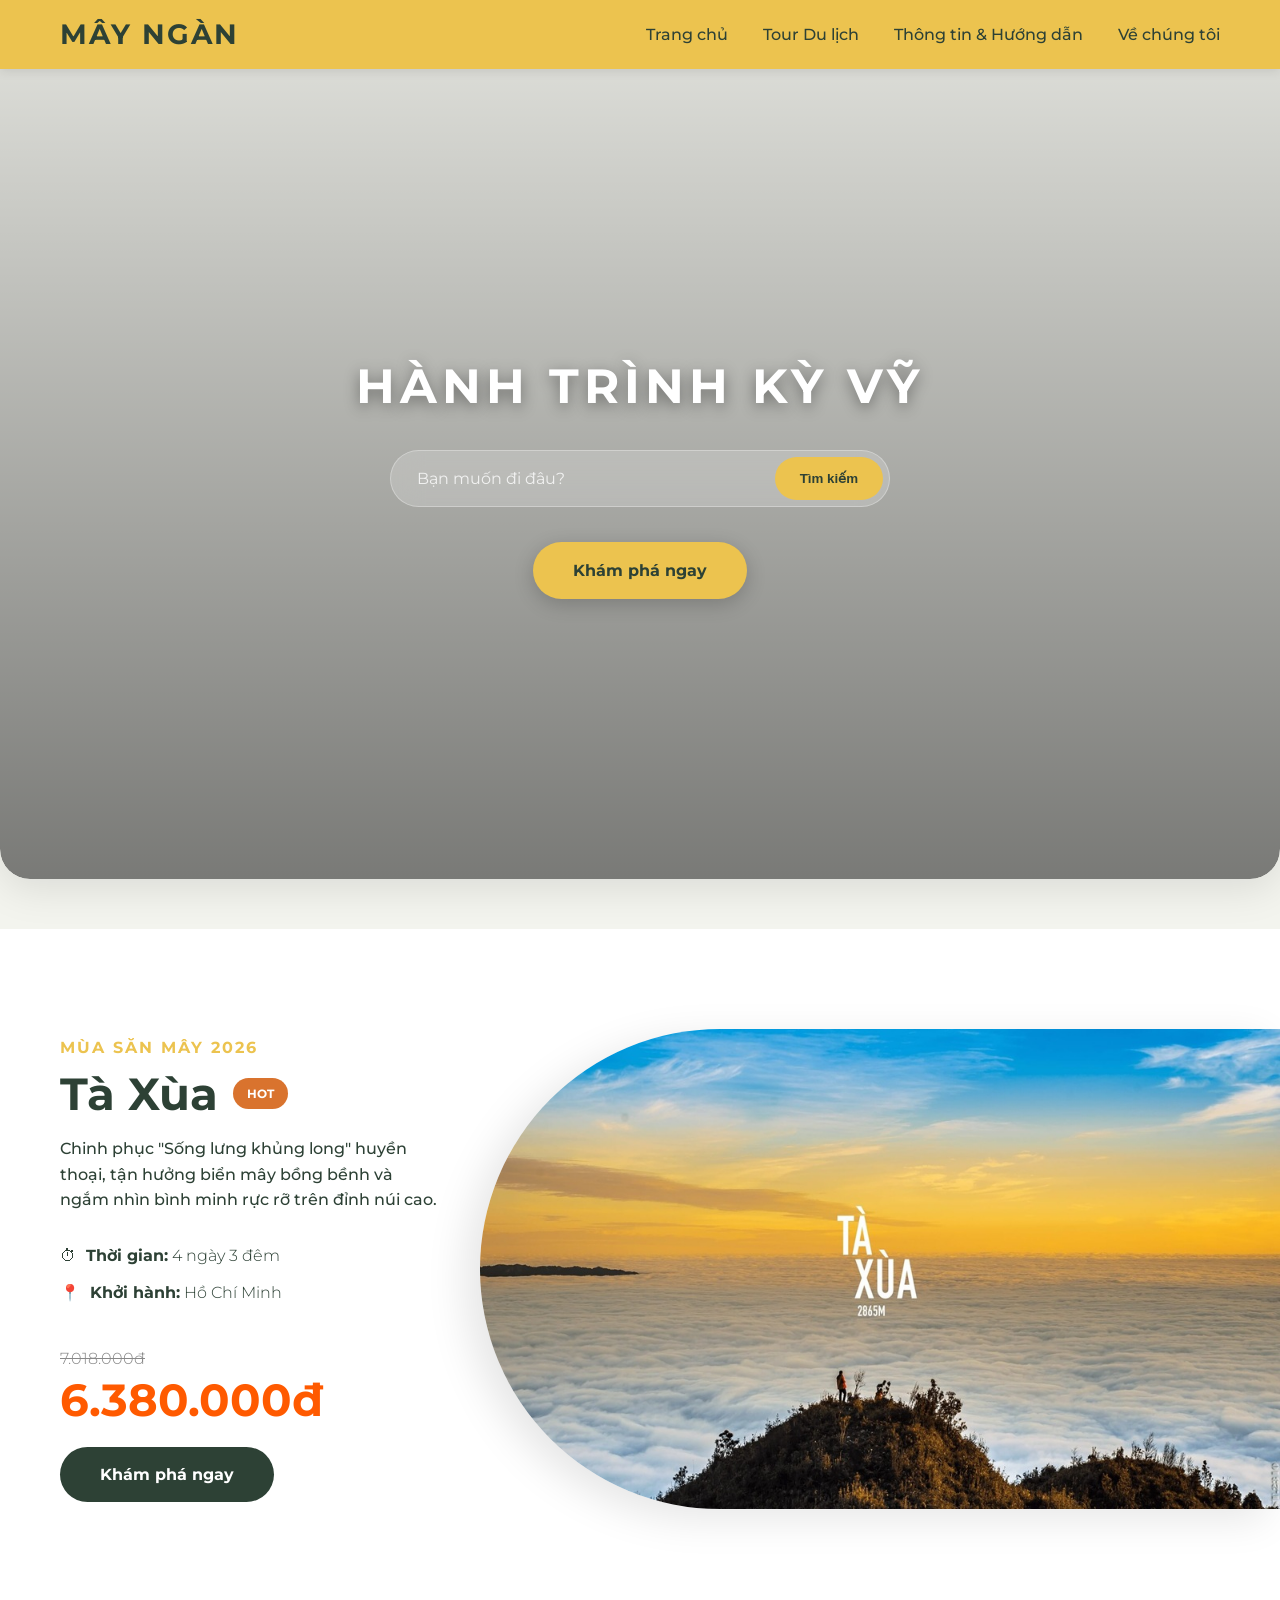
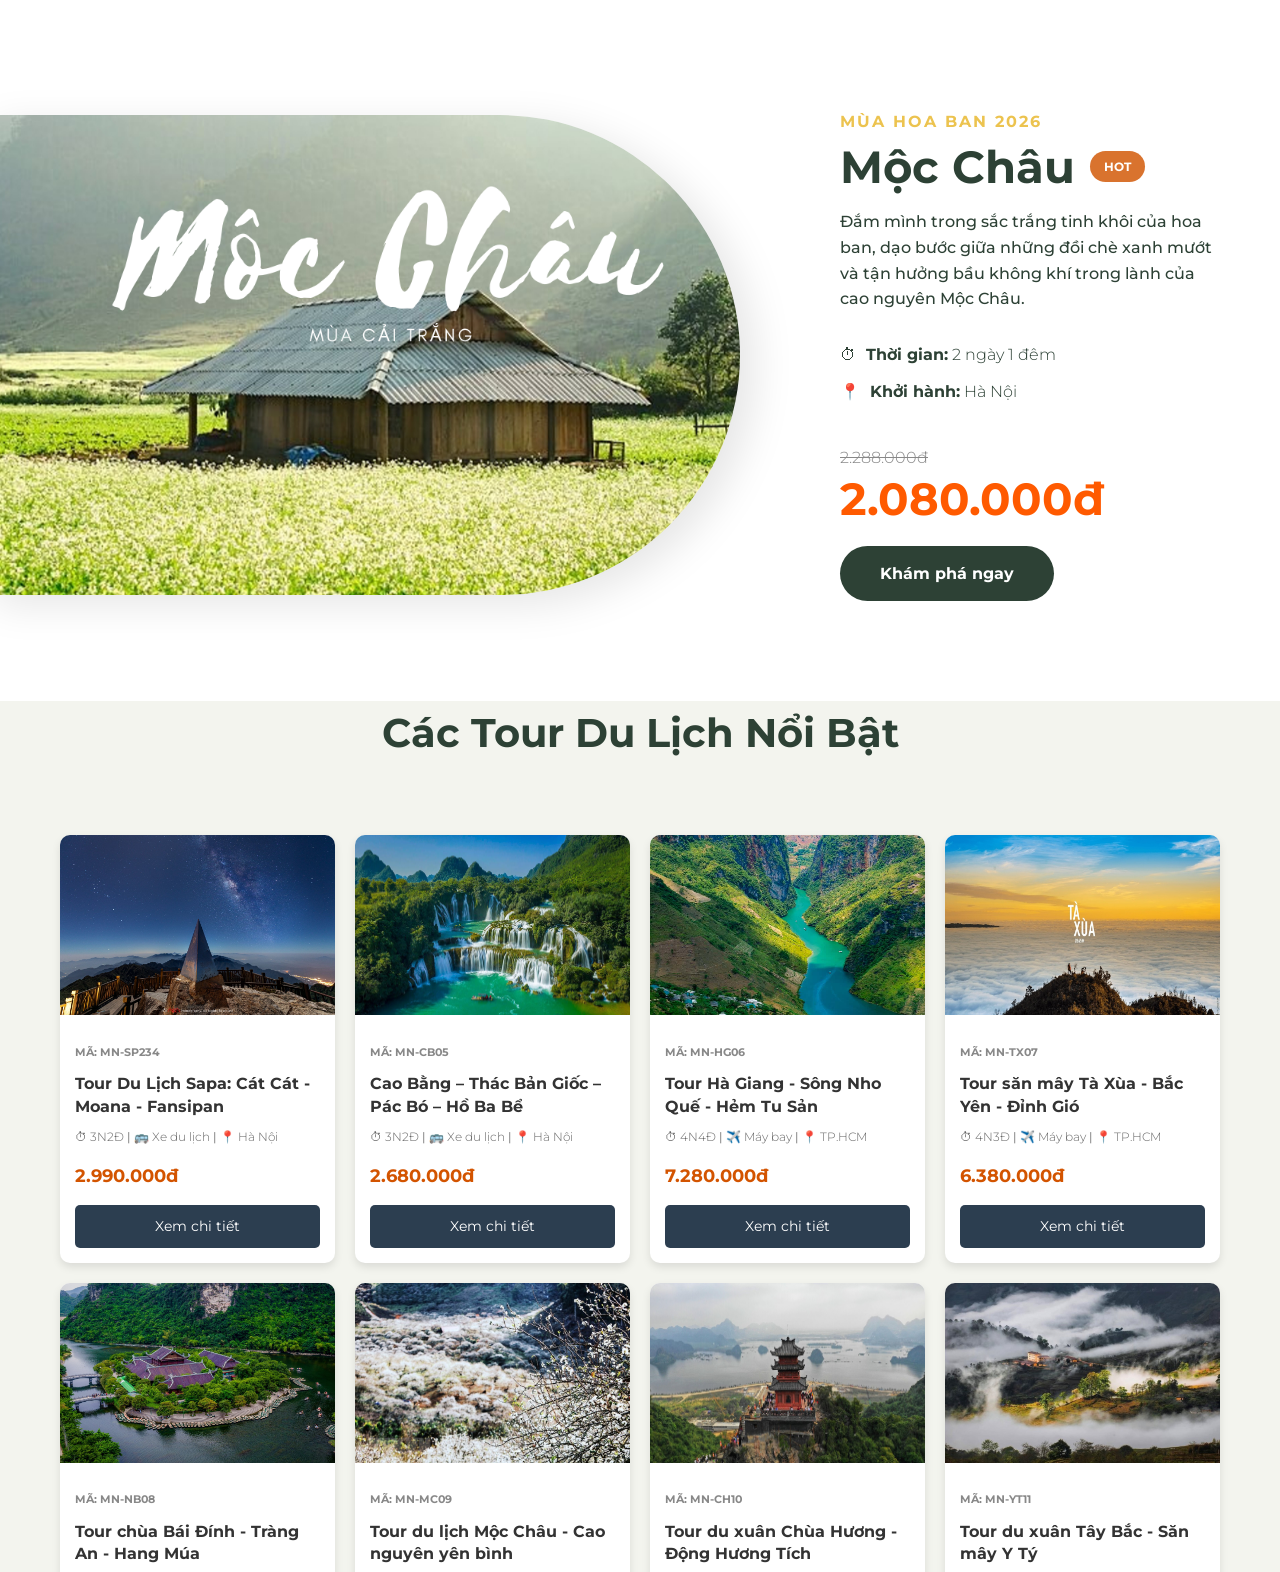
<file: index.html>
<!DOCTYPE html>
<html>
<head>
    <meta http-equiv="refresh" content="0; url=Trang chủ.html" />
</head>
<body>
    <p>Đang chuyển hướng đến trang chủ... Nếu không thấy chuyển, hãy <a href="Trang chủ.html">bấm vào đây</a>.</p>
</body>
</html>
</file>
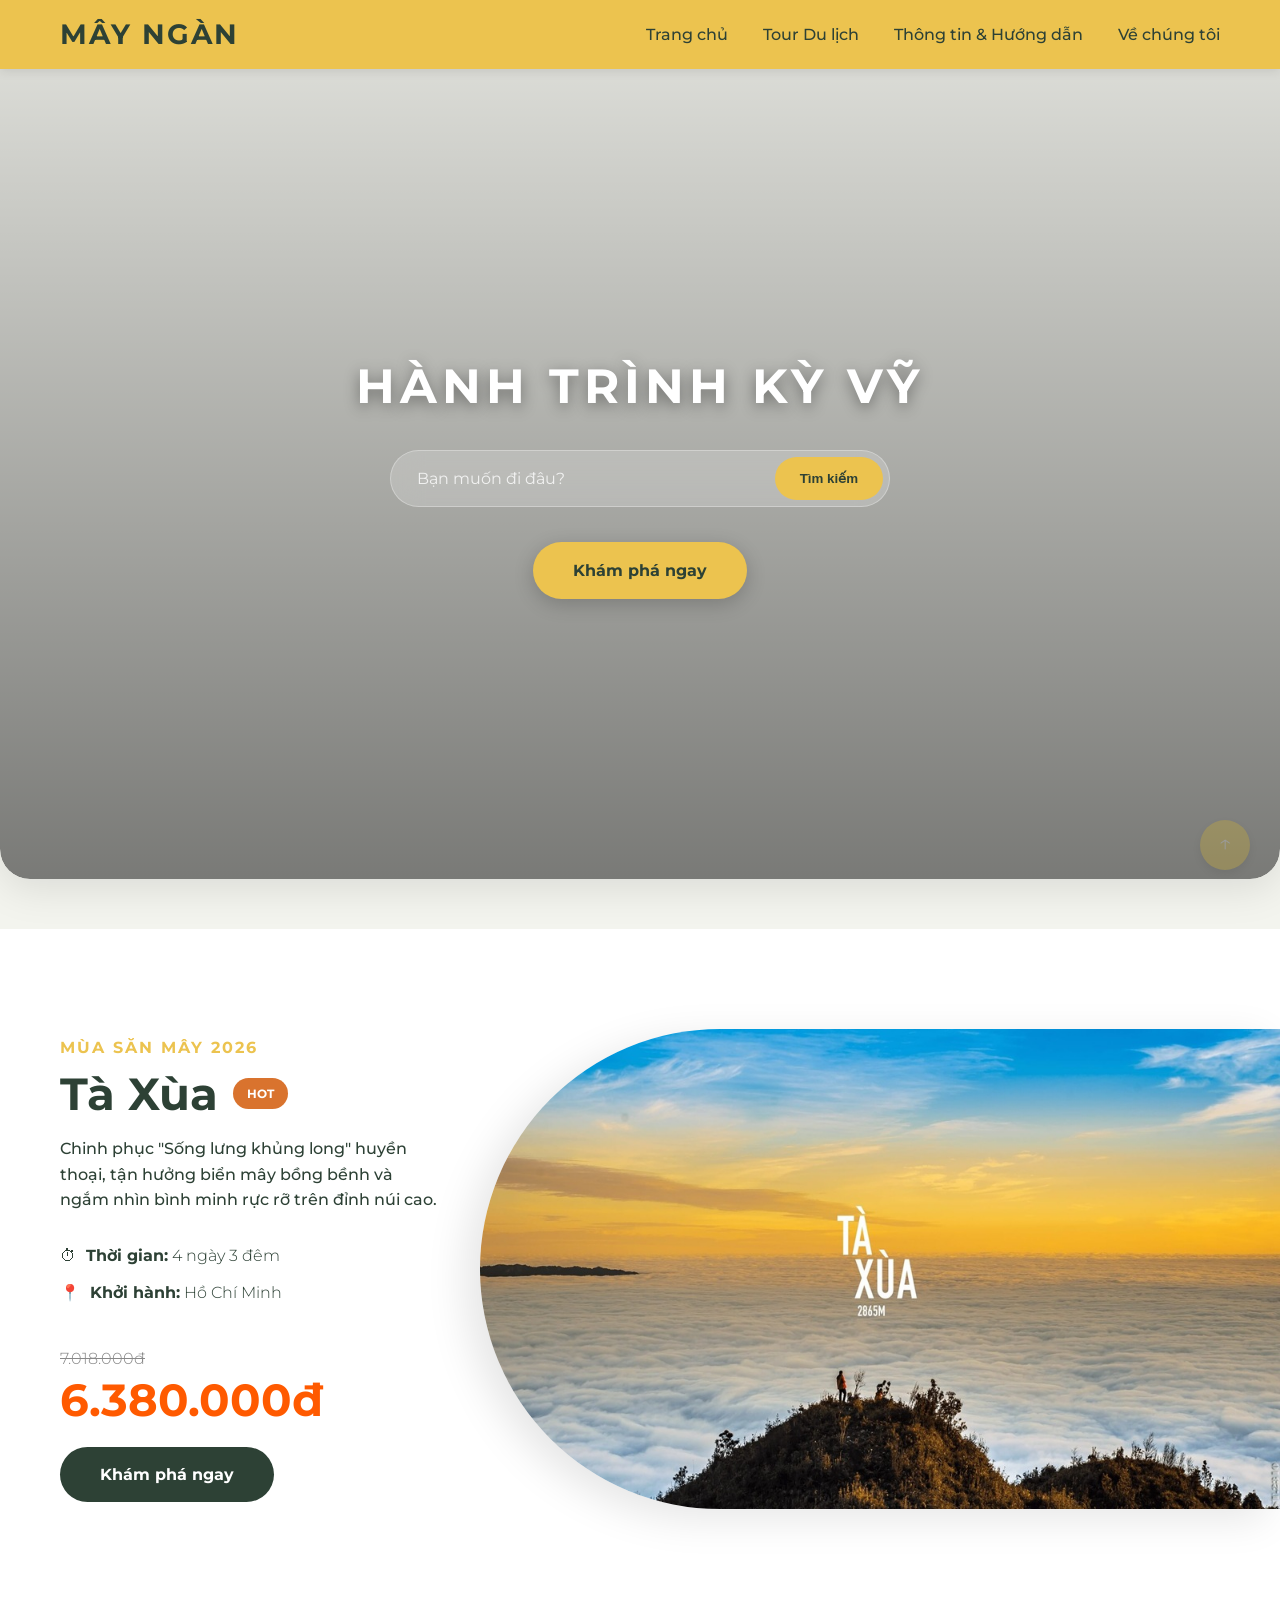
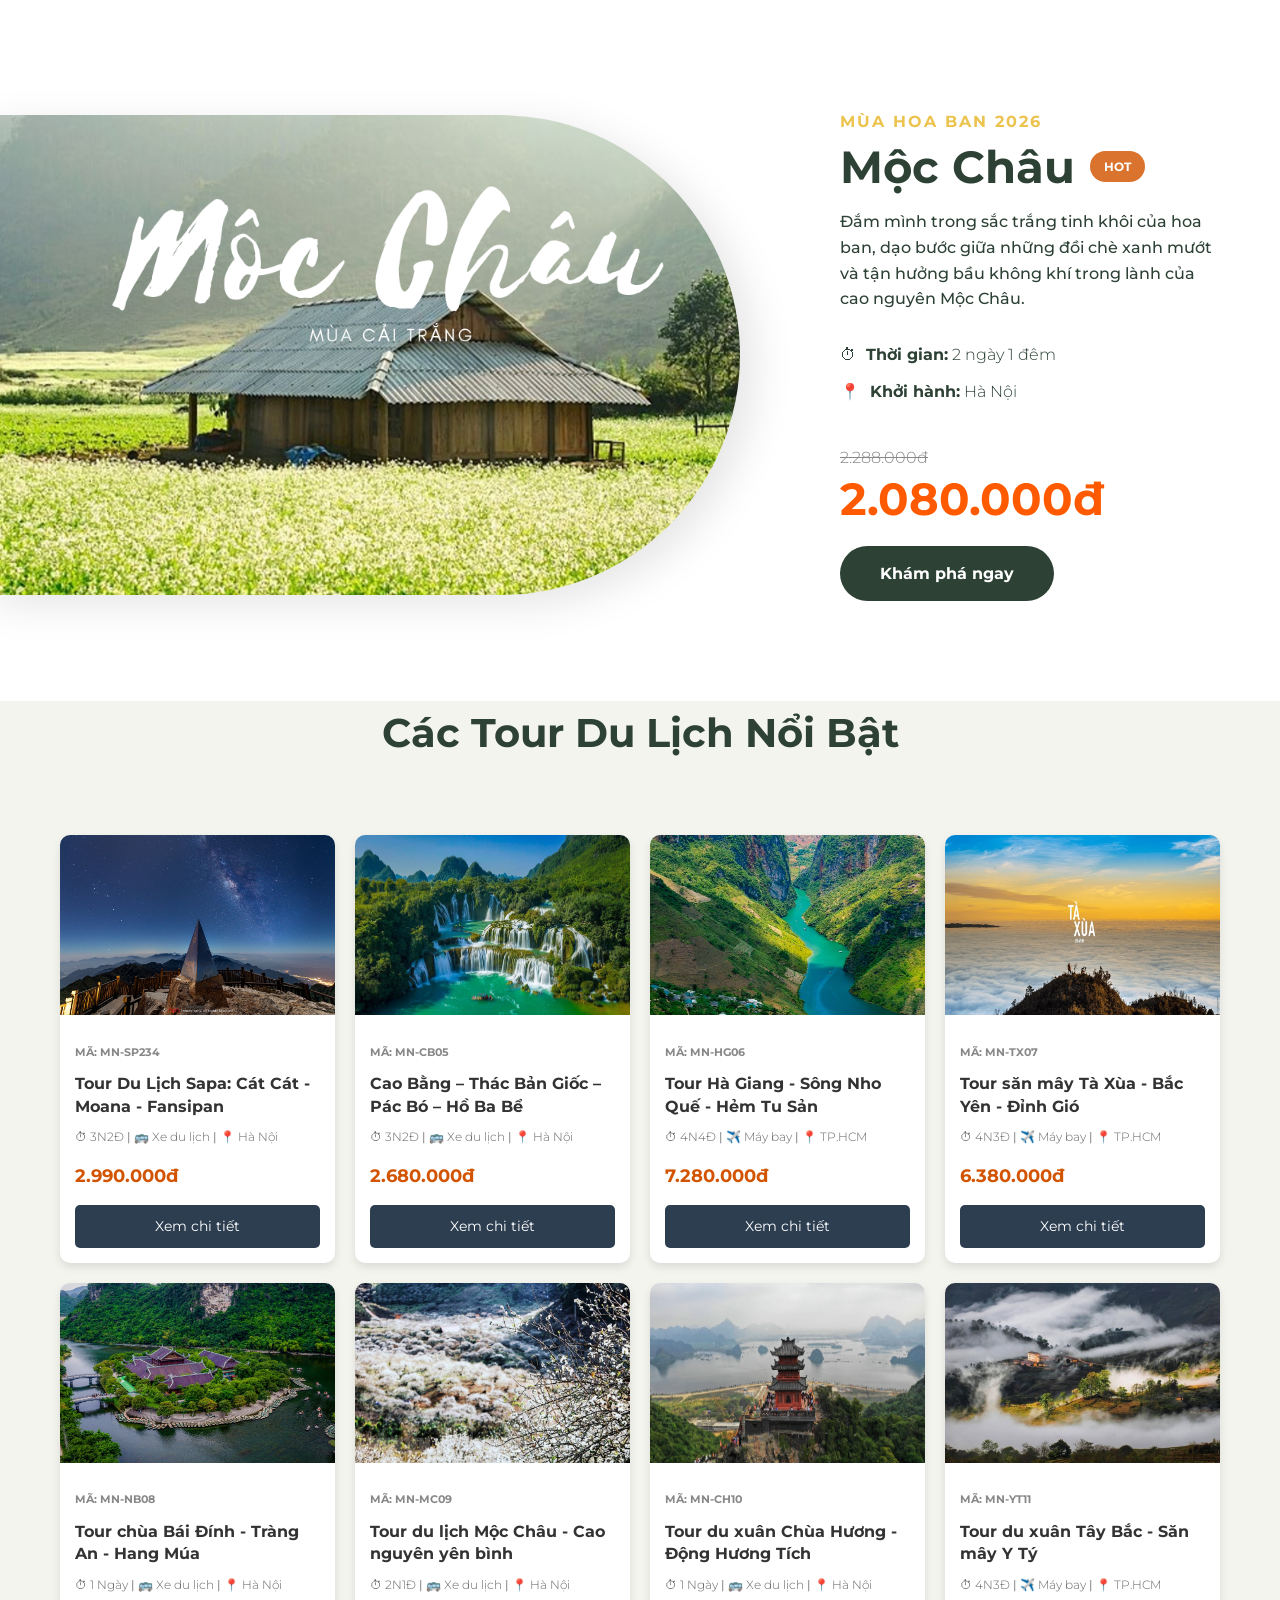
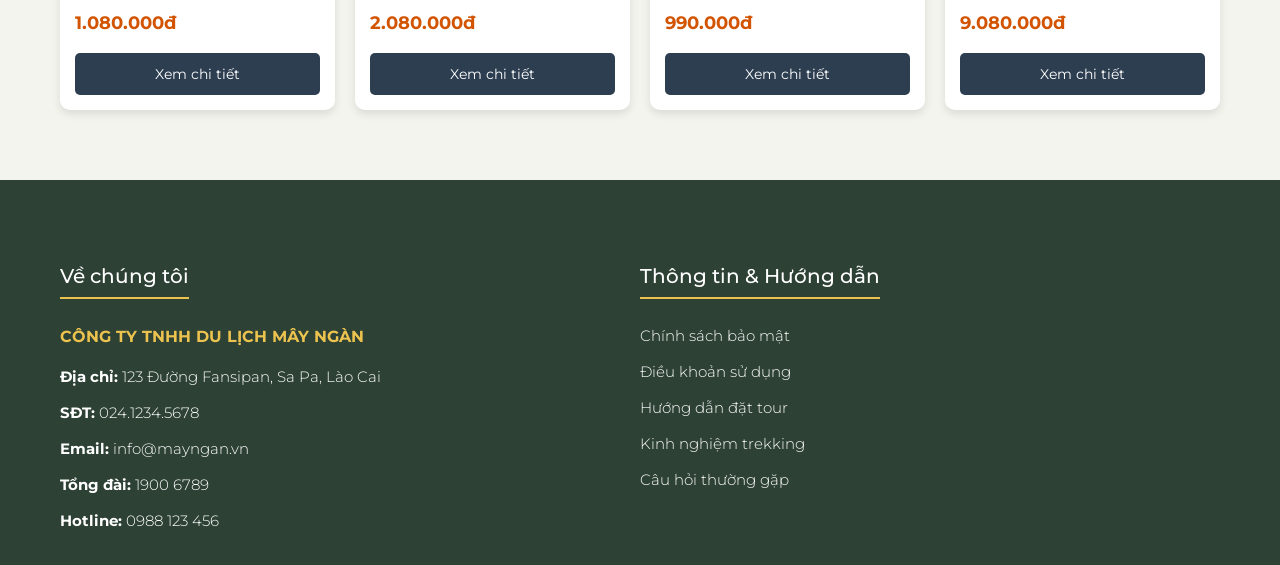
<file: Trang chủ.html>
<!DOCTYPE html>
<html lang="vi">
<head>
    <meta charset="UTF-8">
    <meta name="viewport" content="width=device-width, initial-scale=1.0">
    <title>Mây Ngàn - Hành trình vùng cao</title>
    
    <link href="https://fonts.googleapis.com/css2?family=Montserrat:wght@300;500;700&display=swap" rel="stylesheet">
    
    <link rel="stylesheet" href="Trangchu.css">
</head>
<body>

    <header class="main-header">
        <div class="header-container">
            <a href="Trang chủ.html" class="brand-link">MÂY NGÀN</a>
        
            <nav class="main-nav">
                <ul>
                    <li><a href="Trang chủ.html">Trang chủ</a></li>
                    <li><a href="Trang_Chuyên_Mục.html">Tour Du lịch</a></li>
                    <li class="dropdown">
                        <a href="#">Thông tin & Hướng dẫn</a>

                        <ul class="dropdown-menu">
                            <li><a href="chinh-sach-bao-mat.html">Chính sách bảo mật</a></li>
                            <li><a href="dieu-khoan-su-dung.html">Điều khoản sử dụng</a></li>
                            <li><a href="huong-dan-dat-tour.html">Hướng dẫn đặt tour</a></li>
                            <li><a href="kinh-nghiem-trekking.html">Kinh nghiệm trekking</a></li>
                            <li><a href="cau-hoi-thuong-gap.html">Câu hỏi thường gặp</a></li>
                        </ul>
                    </li>
                    <li class="dropdown">
                        <a href="#">Về chúng tôi</a>

                        <ul class="dropdown-menu">
                            <li><a href="#">Giới thiệu công ty</a></li>
                            <li><a href="#">Địa chỉ văn phòng</a></li>
                            <li><a href="#">Hotline hỗ trợ</a></li>
                            <li><a href="#">Liên hệ hợp tác</a></li>
                            <li><a href="#">Đội ngũ hướng dẫn viên</a></li>
                        </ul>
                    </li>

                </ul>
            </nav>
        </div>
    </header>

    <section class="hero-banner">
        <video autoplay muted loop playsinline class="bg-video">
            <source src="Video_main.mp4" type="video/mp4">
        </video>

        <div class="hero-overlay"></div>

            <div class="hero-content">
                <h1 class="hero-title">HÀNH TRÌNH KỲ VỸ</h1>
        
            <div class="search-box">
                <input type="text" placeholder="Bạn muốn đi đâu?">
                <button type="submit">Tìm kiếm</button>
            </div>

            <div class="hero-btns">
                <a href="Trang_Chuyên_Mục.html" class="btn-discover">Khám phá ngay</a>
            </div>
        </div>
    </section>

    <section class="seasonal-section">
        <div class="seasonal-container">
        
            <div class="seasonal-content">
                <span class="tag-highlight">MÙA SĂN MÂY 2026</span>
    
                <div class="kyoto-title-wrapper">
                    <h2 class="kyoto-seasonal-title">Tà Xùa</h2>
                    <span class="hot-badge-kyoto">HOT</span>
                </div>

                <p class="seasonal-desc">
                    Chinh phục "Sống lưng khủng long" huyền thoại, tận hưởng biển mây bồng bềnh 
                    và ngắm nhìn bình minh rực rỡ trên đỉnh núi cao.
                </p>
    
                <div class="tour-details">
                    <div class="detail-item">
                        <span class="icon">⏱</span>
                        <p><strong>Thời gian:</strong> 4 ngày 3 đêm</p>
                    </div>
                    <div class="detail-item">
                        <span class="icon">📍</span>
                        <p><strong>Khởi hành:</strong> Hồ Chí Minh</p>
                    </div>
                </div>

                <div class="price-stack">
                    <span class="price-old">7.018.000đ</span>
                    <span class="price-new">6.380.000đ</span>
                </div>

                <a href="#" class="btn-kyoto-discover">Khám phá ngay</a>
            </div>
            <div class=".seasonal-image-kyoto-box">
                <img src="maintaxua1.jpg" alt="Săn mây Tà Xùa" class="kyoto-image-asset">
            </div>
        </div>
    </section>

    <section class="seasonal-section section-reversed">
        <div class="seasonal-container">
            <div class="seasonal-image-kyoto-box">
                <img src="mainmocchau.png" alt="Mộc Châu mùa hoa" class="kyoto-image-asset">
            </div>

            <div class="seasonal-content">
                <span class="tag-highlight">MÙA HOA BAN 2026</span>

                <div class="kyoto-title-wrapper">
                    <h2 class="kyoto-seasonal-title">Mộc Châu</h2>
                    <span class="hot-badge-kyoto">HOT</span>
                </div>

                <p class="seasonal-desc">
                    Đắm mình trong sắc trắng tinh khôi của hoa ban, dạo bước giữa những đồi chè xanh mướt 
                    và tận hưởng bầu không khí trong lành của cao nguyên Mộc Châu.
                </p>

                <div class="tour-details-kyoto">
                    <div class="detail-item">
                        <span class="icon">⏱</span>
                        <p><strong>Thời gian:</strong> 2 ngày 1 đêm</p>
                    </div>
                    <div class="detail-item">
                        <span class="icon">📍</span>
                        <p><strong>Khởi hành:</strong> Hà Nội</p>
                    </div>
                </div>

                <div class="price-stack">
                    <span class="price-old">2.288.000đ</span>
                    <span class="price-new">2.080.000đ</span>
                </div>

                <a href="#" class="btn-kyoto-discover">Khám phá ngay</a>
            </div>
        </div>
    </section>
<div class="container">
    <h2 class="section-title">Các Tour Du Lịch Nổi Bật</h2>
<div class="tour-grid">
    <div class="tour-item">
        <div class="tour-image">
            <img src="cot-moc-fansipan.jpg" alt="Sapa"> </div>
        <div class="tour-content">
            <span class="tour-code">Mã: MN-SP234</span> <h3 class="tour-title">Tour Du Lịch Sapa: Cát Cát - Moana - Fansipan</h3>
            <div class="tour-info">
                <span>⏱ 3N2Đ</span> | <span>🚌 Xe du lịch</span> | <span>📍 Hà Nội</span>
            </div>
            <p class="tour-price">2.990.000đ</p>
           <a href="Sapa/sapa.html" class="btn-detail">Xem chi tiết</a>
        </div>
    </div>

    <div class="tour-item">
        <div class="tour-image"><img src="thac_Bản_Giốc.jpg" alt="Cao Bằng"></div>
        <div class="tour-content">
            <span class="tour-code">Mã: MN-CB05</span>
            <h3 class="tour-title">Cao Bằng – Thác Bản Giốc – Pác Bó – Hồ Ba Bể</h3>
            <div class="tour-info"><span>⏱ 3N2Đ</span> | <span>🚌 Xe du lịch</span> | <span>📍 Hà Nội</span></div>
            <p class="tour-price">2.680.000đ</p>
            <a href="Cao Bằng/caobang.html" class="btn-detail">Xem chi tiết</a>
        </div>
    </div>

    <div class="tour-item">
        <div class="tour-image"><img src="Nho-Que.jpg" alt="Hà Giang"></div>
        <div class="tour-content">
            <span class="tour-code">Mã: MN-HG06</span>
            <h3 class="tour-title">Tour Hà Giang - Sông Nho Quế - Hẻm Tu Sản</h3>
            <div class="tour-info"><span>⏱ 4N4Đ</span> | <span>✈️ Máy bay</span> | <span>📍 TP.HCM</span></div>
            <p class="tour-price">7.280.000đ</p>
            <a href="Hà Giang/hagiang.html" class="btn-detail">Xem chi tiết</a>
        </div>
    </div>

    <div class="tour-item">
        <div class="tour-image"><img src="maintaxua1.jpg" alt="Tà Xùa"></div>
        <div class="tour-content">
            <span class="tour-code">Mã: MN-TX07</span>
            <h3 class="tour-title">Tour săn mây Tà Xùa - Bắc Yên - Đỉnh Gió</h3>
            <div class="tour-info"><span>⏱ 4N3Đ</span> | <span>✈️ Máy bay</span> | <span>📍 TP.HCM</span></div>
            <p class="tour-price">6.380.000đ</p>
            <a href="Tà Xùa/taxua.html" class="btn-detail">Xem chi tiết</a>
        </div>
    </div>

    <div class="tour-item">
        <div class="tour-image"><img src="BEN-THUYEN-TRANG-AN-.jpg" alt="Ninh Bình"></div>
        <div class="tour-content">
            <span class="tour-code">Mã: MN-NB08</span>
            <h3 class="tour-title">Tour chùa Bái Đính - Tràng An - Hang Múa</h3>
            <div class="tour-info"><span>⏱ 1 Ngày</span> | <span>🚌 Xe du lịch</span> | <span>📍 Hà Nội</span></div>
            <p class="tour-price">1.080.000đ</p>
            <a href="Bái Đính/baidinh.html" class="btn-detail">Xem chi tiết</a>
        </div>
    </div>

    <div class="tour-item">
        <div class="tour-image"><img src="mocchau_1.jpg" alt="Mộc Châu"></div>
        <div class="tour-content">
            <span class="tour-code">Mã: MN-MC09</span>
            <h3 class="tour-title">Tour du lịch Mộc Châu - Cao nguyên yên bình</h3>
            <div class="tour-info"><span>⏱ 2N1Đ</span> | <span>🚌 Xe du lịch</span> | <span>📍 Hà Nội</span></div>
            <p class="tour-price">2.080.000đ</p>
            <a href="Hà Giang/hagiang.html" class="btn-detail">Xem chi tiết</a>
        </div>
    </div>

    <div class="tour-item">
        <div class="tour-image"><img src="chuahuong.jpg" alt="Chùa Hương"></div>
        <div class="tour-content">
            <span class="tour-code">Mã: MN-CH10</span>
            <h3 class="tour-title">Tour du xuân Chùa Hương - Động Hương Tích</h3>
            <div class="tour-info"><span>⏱ 1 Ngày</span> | <span>🚌 Xe du lịch</span> | <span>📍 Hà Nội</span></div>
            <p class="tour-price">990.000đ</p>
            <a href="Bái Đính/baidinh.html" class="btn-detail">Xem chi tiết</a>
        </div>
    </div>

    <div class="tour-item">
        <div class="tour-image"><img src="yty.jpg" alt="Y Tý"></div>
        <div class="tour-content">
            <span class="tour-code">Mã: MN-YT11</span>
            <h3 class="tour-title">Tour du xuân Tây Bắc - Săn mây Y Tý</h3>
            <div class="tour-info"><span>⏱ 4N3Đ</span> | <span>✈️ Máy bay</span> | <span>📍 TP.HCM</span></div>
            <p class="tour-price">9.080.000đ</p>
            <a href="Cao Bằng/caobang.html" class="btn-detail">Xem chi tiết</a>
        </div>
    </div>
</div>
</div>
    <footer class="main-footer">
        <div class="footer-container">
            <div class="footer-col">
                <h3 class="footer-title">Về chúng tôi</h3>
                <p class="company-name">CÔNG TY TNHH DU LỊCH MÂY NGÀN</p>
                <ul class="contact-info">
                    <li><strong>Địa chỉ:</strong> 123 Đường Fansipan, Sa Pa, Lào Cai</li>
                    <li><strong>SĐT:</strong> 024.1234.5678</li>
                    <li><strong>Email:</strong> info@mayngan.vn</li>
                    <li><strong>Tổng đài:</strong> 1900 6789</li>
                    <li><strong>Hotline:</strong> 0988 123 456</li>
                </ul>
            </div>

            <div class="footer-col">
                <h3 class="footer-title">Thông tin & Hướng dẫn</h3>
                <ul class="footer-links">
                    <li><a href="#">Chính sách bảo mật</a></li>
                    <li><a href="#">Điều khoản sử dụng</a></li>
                    <li><a href="#">Hướng dẫn đặt tour</a></li>
                    <li><a href="#">Kinh nghiệm trekking</a></li>
                    <li><a href="#">Câu hỏi thường gặp</a></li>
                </ul>
            </div>
    </div>

</div>

<script src="https://code.jquery.com/jquery-3.6.0.min.js"></script>

<script>
$(document).ready(function(){   
    // ==========================================
    // 1. HIỆU ỨNG SMOOTH SCROLL (Cuộn xuống Footer)
    // ==========================================
    $(".scroll-link").on('click', function(event) {
        if (this.hash !== "") {
            event.preventDefault();
            var hash = this.hash;

            $('html, body').animate({
                scrollTop: $(hash).offset().top
            }, 800); // 800ms là tốc độ cuộn
        }
    });
    // ==========================================
    // 2. HIỆU ỨNG BACK TO TOP (Cuộn lên đầu trang)
    // ==========================================
    var btnToTop = $('#back-to-top');
    // Hiển thị/Ẩn nút dựa trên vị trí cuộn chuột
    $(window).scroll(function() {
        if ($(window).scrollTop() > 300) {
            btnToTop.fadeIn(300); // Hiện nút khi cuộn xuống quá 300px
        } else {
            btnToTop.fadeOut(300); // Ẩn nút khi ở gần đầu trang
        }
    });
    // Xử lý khi click vào nút Back to Top
    btnToTop.on('click', function(e) {
        e.preventDefault();
        $('html, body').animate({scrollTop: 0}, 800); // Cuộn mượt về 0
    });
});
</script>

<div id="back-to-top" title="Về đầu trang">
    <span>&#8593;</span>
</div>

<script>
$(document).ready(function(){
    // Khi click vào thẻ <a> của menu Dropdown
    $('.dropdown > a').click(function(e){
        e.preventDefault(); // Ngăn trang web nhảy lên đầu khi ấn dấu #
        
        var parent = $(this).parent();

        // Đóng các dropdown khác đang mở
        $('.dropdown').not(parent).removeClass('show-menu');

        // Bật/Tắt menu hiện tại
        parent.toggleClass('show-menu');
    });

    // Nếu ấn ra ngoài vùng menu thì đóng menu lại
    $(document).click(function(e) {
        if (!$(e.target).closest('.dropdown').length) {
            $('.dropdown').removeClass('show-menu');
        }
    });
});
</script>

</body>
</html>
</file>
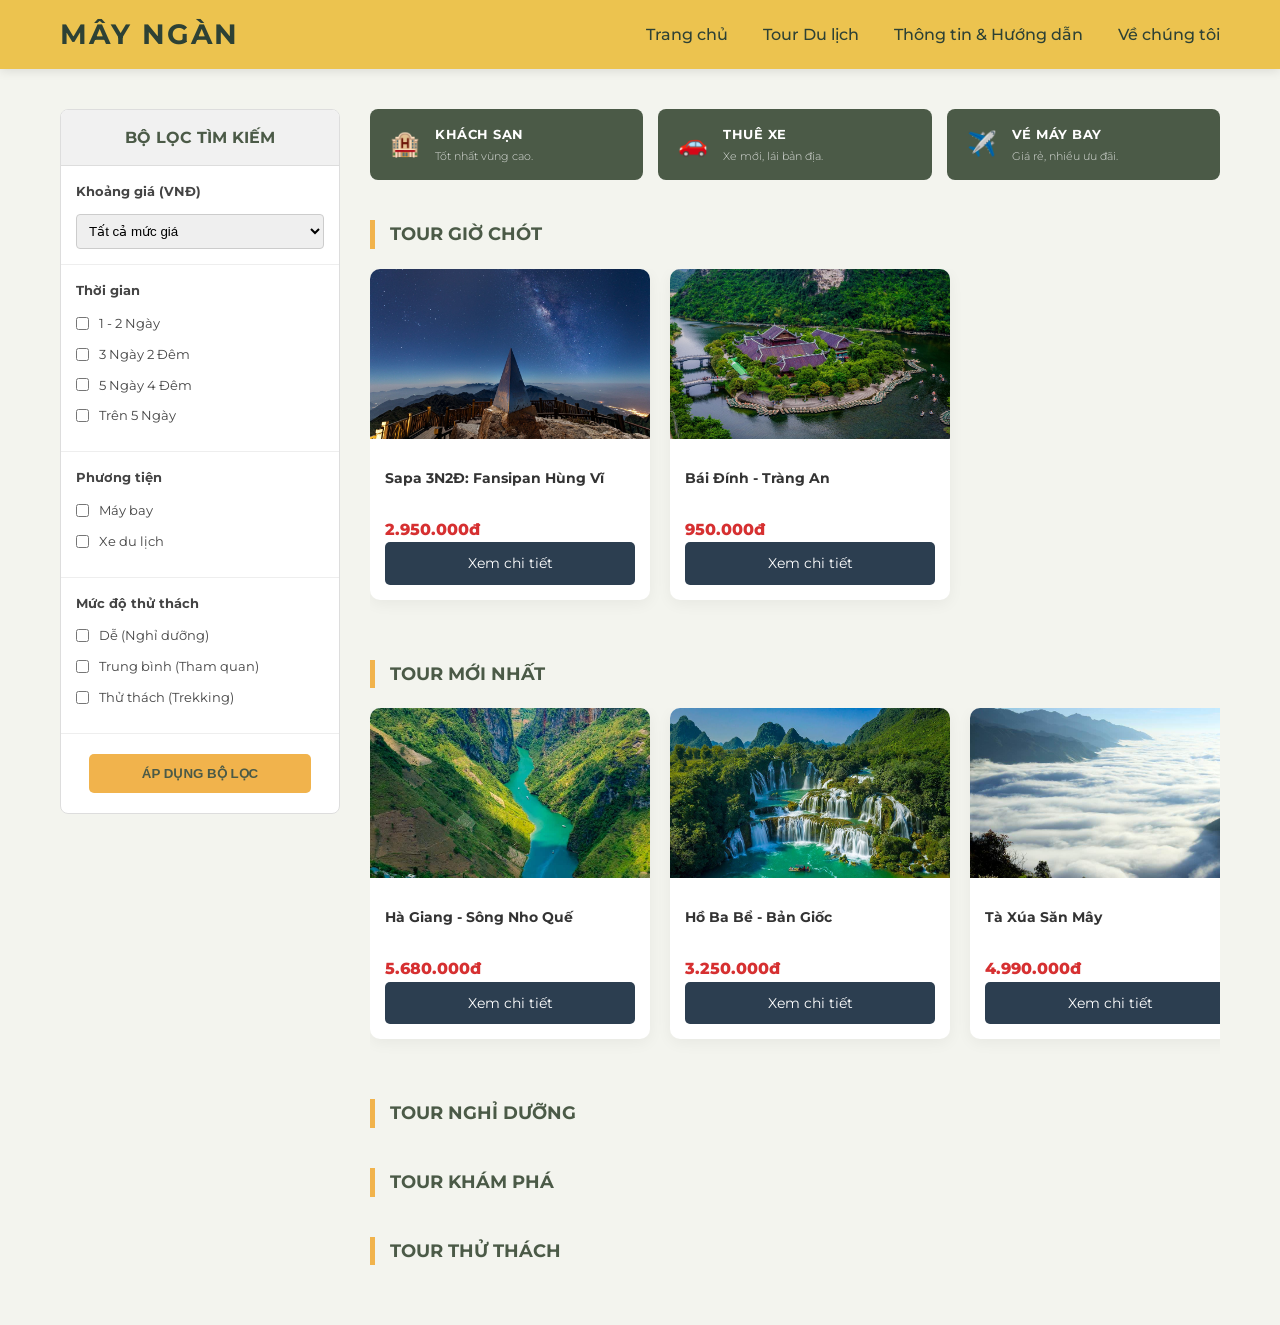
<file: Trang_Chuyên_Mục.html>
<!DOCTYPE html>
<html lang="vi">
<head>
    <meta charset="UTF-8">
    <meta name="viewport" content="width=device-width, initial-scale=1.0">
    <title>Chuyên Mục Tour - Mây Ngàn</title>
    <link rel="stylesheet" href="trangchuyenmuc.css">
    <link href="https://fonts.googleapis.com/css2?family=Montserrat:wght@400;600;700&display=swap" rel="stylesheet">
</head>

<body>
<header class="main-header">
    <div class="header-container">
        <a href="Trang chủ.html" class="brand-link">MÂY NGÀN</a>
    
        <nav class="main-nav">
            <ul>
                <li><a href="Trang chủ.html">Trang chủ</a></li>
                
                <li><a href="Trang_Chuyên_Mục.html">Tour Du lịch</a></li>
                
                <li><a href="Thong-tin.html">Thông tin & Hướng dẫn</a></li>
                
                <li><a href="Ve-chung-toi.html">Về chúng tôi</a></li>
            </ul>
        </nav>
    </div>
</header>

    <div class="main-wrapper">
        
        <aside class="sidebar">
            <div class="filter-box">
                <div class="filter-header">BỘ LỌC TÌM KIẾM</div>
                
                <div class="filter-group">
                    <label>Khoảng giá (VNĐ)</label>
                    <select class="custom-select">
                        <option>Tất cả mức giá</option>
                        <option>Dưới 2.000.000đ</option>
                        <option>2 - 5 triệu</option>
                        <option>Trên 5 triệu</option>
                    </select>
                </div>

                <div class="filter-group">
                    <label>Thời gian</label>
                    <div class="checkbox-list">
                        <label><input type="checkbox"> 1 - 2 Ngày</label>
                        <label><input type="checkbox"> 3 Ngày 2 Đêm</label>
                        <label><input type="checkbox"> 5 Ngày 4 Đêm</label>
                        <label><input type="checkbox"> Trên 5 Ngày</label>
                    </div>
                </div>

                <div class="filter-group">
                    <label>Phương tiện</label>
                    <div class="checkbox-list">
                        <label><input type="checkbox"> Máy bay</label>
                        <label><input type="checkbox"> Xe du lịch</label>
                    </div>
                </div>

                <div class="filter-group">
                    <label>Mức độ thử thách</label>
                    <div class="checkbox-list">
                        <label><input type="checkbox"> Dễ (Nghỉ dưỡng)</label>
                        <label><input type="checkbox"> Trung bình (Tham quan)</label>
                        <label><input type="checkbox"> Thử thách (Trekking)</label>
                    </div>
                </div>

                <button class="btn-filter">ÁP DỤNG BỘ LỌC</button>
            </div>
        </aside>

        <main class="content-area">
            
            <section class="service-blocks">
                <div class="s-card">
                    <div class="s-icon">🏨</div>
                    <div class="s-info"><h4>KHÁCH SẠN</h4><p>Tốt nhất vùng cao.</p></div>
                </div>
                <div class="s-card">
                    <div class="s-icon">🚗</div>
                    <div class="s-info"><h4>THUÊ XE</h4><p>Xe mới, lái bản địa.</p></div>
                </div>
                <div class="s-card">
                    <div class="s-icon">✈️</div>
                    <div class="s-info"><h4>VÉ MÁY BAY</h4><p>Giá rẻ, nhiều ưu đãi.</p></div>
                </div>
            </section>

            <section class="tour-section">
                <h2 class="section-title">TOUR GIỜ CHÓT</h2>
                <div class="slider-container">
                    <div class="tour-slider">
                        <article class="tour-card">
                            <img src="cot-moc-fansipan.jpg" alt="Chinh phục Fansipan">
                            <div class="card-info">
                                <h3><a href="https://bestbooking.vn/tour/tour-du-lich-sapa-3n2d">Sapa 3N2Đ: Fansipan Hùng Vĩ</a></h3>
                                <p class="price">2.950.000đ</p>
                                 <a href="Sapa/sapa.html" class="btn-detail">Xem chi tiết</a>
                            </div>
                        </article>
                        <article class="tour-card">
                            <img src="BEN-THUYEN-TRANG-AN-.jpg" alt="Tràng An">
                            <div class="card-info">
                                <h3><a href="https://pystravel.vn/tour/8-tour-du-lich-chua-bai-dinh-trang-an-hang-mua.html">Bái Đính - Tràng An</a></h3>
                                <p class="price">950.000đ</p>
                                <a href="Bái Đính/baidinh.html" class="btn-detail">Xem chi tiết</a>
                            </div>
                        </article>
                    </div>
                </div>
            </section>

            <section class="tour-section">
                <h2 class="section-title">TOUR MỚI NHẤT</h2>
                <div class="slider-container">
                    <div class="tour-slider">
                        <article class="tour-card">
                            <img src="Nho-Que.jpg" alt="Nho Quế-Hà Giang">
                            <div class="card-info">
                                <h3><a href="https://pystravel.vn/tour/4586-tour-tp-ho-chi-minh-ha-giang-song-nho-que-4-ngay-4-dem.html">Hà Giang - Sông Nho Quế</a></h3>
                                <p class="price">5.680.000đ</p>
                        <a href="Hà Giang/hagiang.html" class="btn-detail">Xem chi tiết</a>

                            </div>
                        </article>
                        <article class="tour-card">
                            <img src="thac_Bản_Giốc.jpg" alt="Bản Giốc">
                            <div class="card-info">
                                <h3><a href="https://bestbooking.vn/tour/tour-du-lich-ha-noi-ho-ba-be-thac-ban-gioc-3n2d">Hồ Ba Bể - Bản Giốc</a></h3>
                                <p class="price">3.250.000đ</p>
                                <a href="Cao Bằng/caobang.html" class="btn-detail">Xem chi tiết</a>
                            </div>
                        </article>
                        <article class="tour-card">
                            <img src="may-ta-xua.jpg" alt="Tà Xùa">
                            <div class="card-info">
                                <h3><a href="https://pystravel.vn/tour/3810-tour-ta-xua-bac-yen-4-ngay-3-dem-tu-tphcm.html">Tà Xúa Săn Mây</a></h3>
                                <p class="price">4.990.000đ</p>
                                    <a href="Tà Xùa/taxua.html" class="btn-detail">Xem chi tiết</a>
                            </div>
                        </article>
                    </div>
                </div>
            </section>

            <section class="tour-section"><h2 class="section-title">TOUR NGHỈ DƯỠNG</h2></section>
            <section class="tour-section"><h2 class="section-title">TOUR KHÁM PHÁ</h2></section>
            <section class="tour-section"><h2 class="section-title">TOUR THỬ THÁCH</h2></section>
        </main>
    </div>
</body>


</html>
</file>
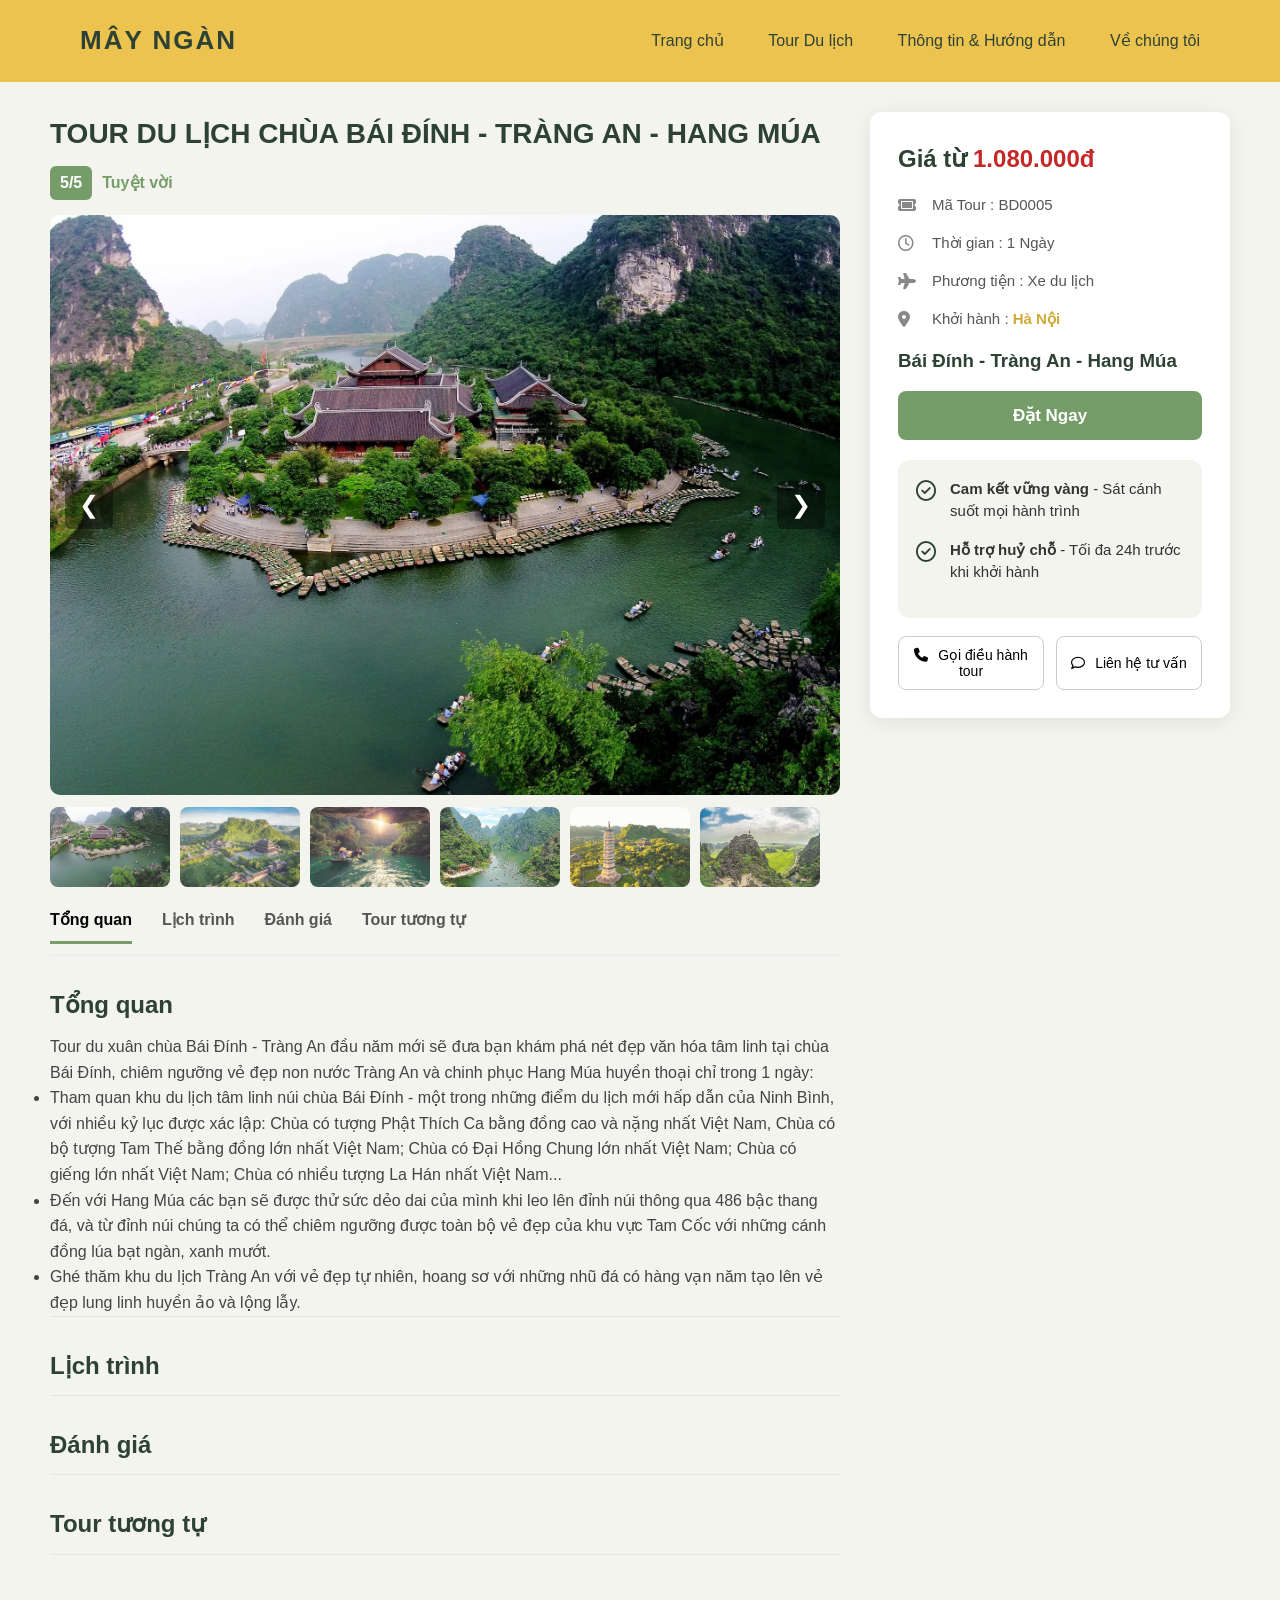
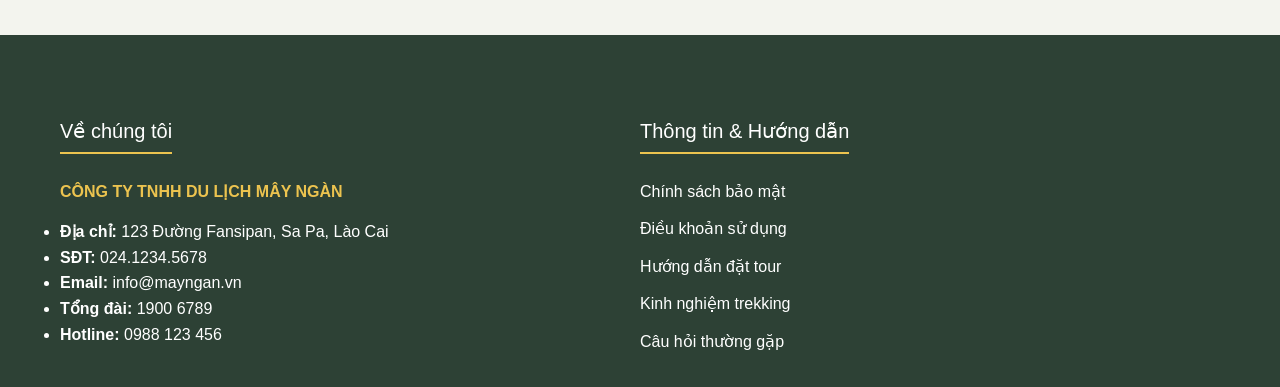
<file: Bái Đính/baidinh.html>
<!DOCTYPE html>
<html lang="vi">
<head>
<meta charset="UTF-8">
<meta name="viewport" content="width=device-width, initial-scale=1.0">
<title>Tour Bái Đính</title>
<link rel="stylesheet" href="baidinh.css">
<script src="https://code.jquery.com/jquery-3.6.0.min.js"></script>

<!-- FONT -->
<link href="https://fonts.googleapis.com/css2?family=Poppins:wght@400;500;600;700&display=swap" rel="stylesheet">

<!-- ICON -->
<link rel="stylesheet" href="https://cdnjs.cloudflare.com/ajax/libs/font-awesome/6.5.0/css/all.min.css">

</head>

<body>
<!-- HEADER -->
<header class="header">
    
    <div class="logo">
        MÂY NGÀN
    </div>

    <nav class="nav">
        <a href="#">Trang chủ</a>
        <a href="#">Tour Du lịch</a>
        <a href="#">Thông tin & Hướng dẫn</a>
        <a href="#">Về chúng tôi</a>
    </nav>

</header>

<!-- CONTENT -->
<div class="container">

    <!-- LEFT -->
    <div class="left">

        <h1 class="tour-title">TOUR DU LỊCH CHÙA BÁI ĐÍNH - TRÀNG AN - HANG MÚA</h1>

            <div class="rating">
            <span class="score">5/5</span>
            <span class="text">Tuyệt vời</span>
            </div>

            <!-- IMAGE SLIDER -->

            <div class="slider">

            <button class="prev">❮</button>

            <img id="mainImage" class="main-img"
            src="baidinh1.webp">

            <button class="next">❯</button>

            </div>

            <!-- THUMBNAIL -->

            <div class="gallery">
                <img src="baidinh1.webp" onclick="changeImage(this)">
                <img src="baidinh3.webp" onclick="changeImage(this)">
                <img src="baidinh4.webp" onclick="changeImage(this)">
                <img src="baidinh5.webp" onclick="changeImage(this)">
                <img src="baidinh6.webp" onclick="changeImage(this)">
                <img src="baidinh2.webp" onclick="changeImage(this)">
            </div>

            <!-- TAB MENU -->

            <div class="tabs">

            <a href="#tongquan" class="active">Tổng quan</a>
            <a href="#lichtrinh">Lịch trình</a>
            <a href="#danhgia">Đánh giá</a>
            <a href="#tourtongtu">Tour tương tự</a>

            </div>

            <!-- CONTENT -->

            <div id="tongquan" class="tour-content">

                <h2>Tổng quan</h2>

                <p>
                Tour du xuân chùa Bái Đính - Tràng An đầu năm mới sẽ đưa bạn khám phá nét đẹp văn hóa
                tâm linh tại chùa Bái Đính, chiêm ngưỡng vẻ đẹp non nước Tràng An và chinh phục Hang Múa
                huyền thoại chỉ trong 1 ngày:
                <ul>
                    <li>Tham quan khu du lịch tâm linh núi chùa Bái Đính - một trong những điểm du lịch
                        mới hấp dẫn của Ninh Bình, với nhiều kỷ lục được xác lập: Chùa có tượng Phật Thích Ca
                        bằng đồng cao và nặng nhất Việt Nam, Chùa có bộ tượng Tam Thế bằng đồng lớn nhất Việt Nam;
                        Chùa có Đại Hồng Chung lớn nhất Việt Nam; Chùa có giếng lớn nhất Việt Nam; Chùa có nhiều
                        tượng La Hán nhất Việt Nam...</li>
                    <li>Đến với Hang Múa các bạn sẽ được thử sức dẻo dai của mình khi leo lên đỉnh núi thông qua
                        486 bậc thang đá, và từ đỉnh núi chúng ta có thể chiêm ngưỡng được toàn bộ vẻ đẹp của khu
                        vực Tam Cốc với những cánh đồng lúa bạt ngàn, xanh mướt.</li>
                    <li>Ghé thăm khu du lịch Tràng An với vẻ đẹp tự nhiên, hoang sơ với những nhũ đá có hàng vạn năm
                        tạo lên vẻ đẹp lung linh huyền ảo và lộng lẫy. </li>
                </ul>
                </p>

            </div>

            <div id="lichtrinh" class="tour-content">

                <h2>Lịch trình</h2>

                <p>
                
                </p>

            </div>

            <div id="danhgia" class="tour-content">

                <h2>Đánh giá</h2>

                <p>
                
                </p>

            </div>

            <div id="tourtuongtu" class="tour-content">

                <h2>Tour tương tự</h2>

                <p>
                
                </p>

            </div>
    </div>


    <!-- RIGHT -->
    <div class="right">

    <h2 class="price">
    Giá từ <span>1.080.000đ</span>
    </h2>

    <ul class="tour-info">

    <li>
    <i class="fa-solid fa-ticket"></i>
    <span>Mã Tour : BD0005</span>
    </li>

    <li>
    <i class="fa-regular fa-clock"></i>
    <span>Thời gian : 1 Ngày</span>
    </li>

    <li>
    <i class="fa-solid fa-plane"></i>
    <span>Phương tiện : Xe du lịch</span>
    </li>

    <li>
    <i class="fa-solid fa-location-dot"></i>
    <span>Khởi hành : <b class="location">Hà Nội</b></span>
    </li>

    </ul>

    <h3 class="tour-name">Bái Đính - Tràng An - Hang Múa</h3>

    <button class="book-btn">
    Đặt Ngay
    </button>

    <div class="policy">

    <div class="policy-item">
    <i class="fa-regular fa-circle-check"></i>
    <p><b>Cam kết vững vàng</b> - Sát cánh suốt mọi hành trình</p>
    </div>

    <div class="policy-item">
    <i class="fa-regular fa-circle-check"></i>
    <p><b>Hỗ trợ huỷ chỗ</b> - Tối đa 24h trước khi khởi hành</p>
    </div>

    </div>

    <div class="contact">

    <button class="btn-outline">
    <i class="fa-solid fa-phone"></i>
    Gọi điều hành tour
    </button>

    <button class="btn-outline">
    <i class="fa-regular fa-comment"></i>
    Liên hệ tư vấn
    </button>

    </div>

</div>

</div>

<script>
$(document).ready(function() {
    // 1. Khởi tạo các biến
    const $images = $(".gallery img");
    const $mainImg = $("#mainImage");
    let currentIndex = 0;
    let autoSlide;

    // 2. Hàm cập nhật ảnh
    function updateImage(index) {
        // Lấy src của ảnh trong gallery tại vị trí index
        let newSrc = $images.eq(index).attr("src");
        
        // Hiệu ứng mờ dần khi đổi ảnh (Simple jQuery Effect)
        $mainImg.fadeOut(200, function() {
            $(this).attr("src", newSrc).fadeIn(200);
        });
        
        // Cập nhật lại index hiện tại
        currentIndex = index;
    }

    // 3. Hàm bắt đầu tự động chạy
    function startAutoSlide() {
        autoSlide = setInterval(function() {
            currentIndex++;
            if (currentIndex >= $images.length) {
                currentIndex = 0;
            }
            updateImage(currentIndex);
        }, 3000); // Thay đổi ảnh sau mỗi 3 giây
    }

    // 4. Các sự kiện Click
    // Khi click nút Next
    $(".next").click(function() {
        clearInterval(autoSlide); // Dừng tự động khi người dùng can thiệp
        currentIndex = (currentIndex + 1) % $images.length;
        updateImage(currentIndex);
        startAutoSlide(); // Chạy lại sau khi click
    });

    // Khi click nút Prev
    $(".prev").click(function() {
        clearInterval(autoSlide);
        currentIndex = (currentIndex - 1 + $images.length) % $images.length;
        updateImage(currentIndex);
        startAutoSlide();
    });

    // Khi click trực tiếp vào ảnh nhỏ (Thumbnail)
    $images.click(function() {
        clearInterval(autoSlide);
        let index = $images.index(this);
        updateImage(index);
        startAutoSlide();
    });

    // 5. Kích hoạt tự động khi vừa tải trang
    startAutoSlide();
});
</script>

 <footer class="main-footer">
        <div class="footer-container">
            <div class="footer-col">
                <h3 class="footer-title">Về chúng tôi</h3>
                <p class="company-name">CÔNG TY TNHH DU LỊCH MÂY NGÀN</p>
                <ul class="contact-info">
                    <li><strong>Địa chỉ:</strong> 123 Đường Fansipan, Sa Pa, Lào Cai</li>
                    <li><strong>SĐT:</strong> 024.1234.5678</li>
                    <li><strong>Email:</strong> info@mayngan.vn</li>
                    <li><strong>Tổng đài:</strong> 1900 6789</li>
                    <li><strong>Hotline:</strong> 0988 123 456</li>
                </ul>
            </div>

            <div class="footer-col">
                <h3 class="footer-title">Thông tin & Hướng dẫn</h3>
                <ul class="footer-links">
                    <li><a href="#">Chính sách bảo mật</a></li>
                    <li><a href="#">Điều khoản sử dụng</a></li>
                    <li><a href="#">Hướng dẫn đặt tour</a></li>
                    <li><a href="#">Kinh nghiệm trekking</a></li>
                    <li><a href="#">Câu hỏi thường gặp</a></li>
                </ul>
            </div>
    </div>
</body>
</html>
</file>
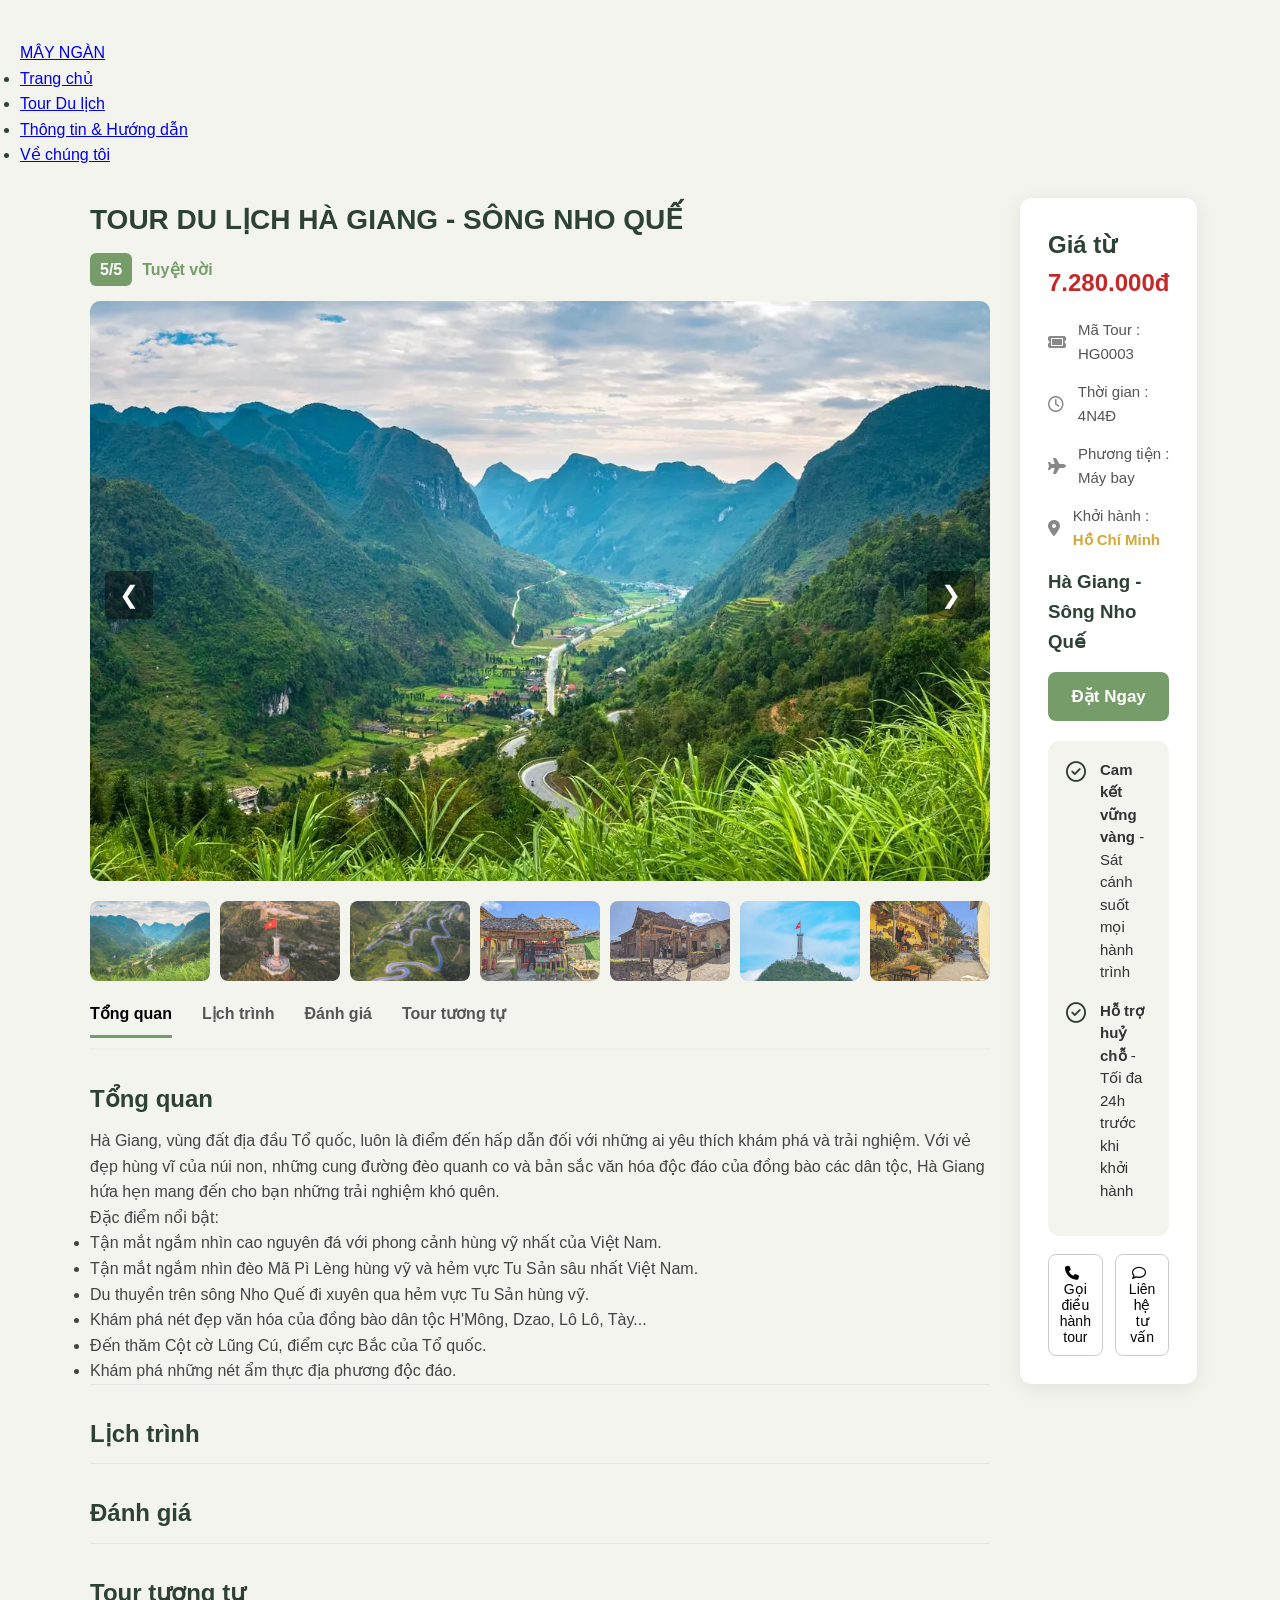
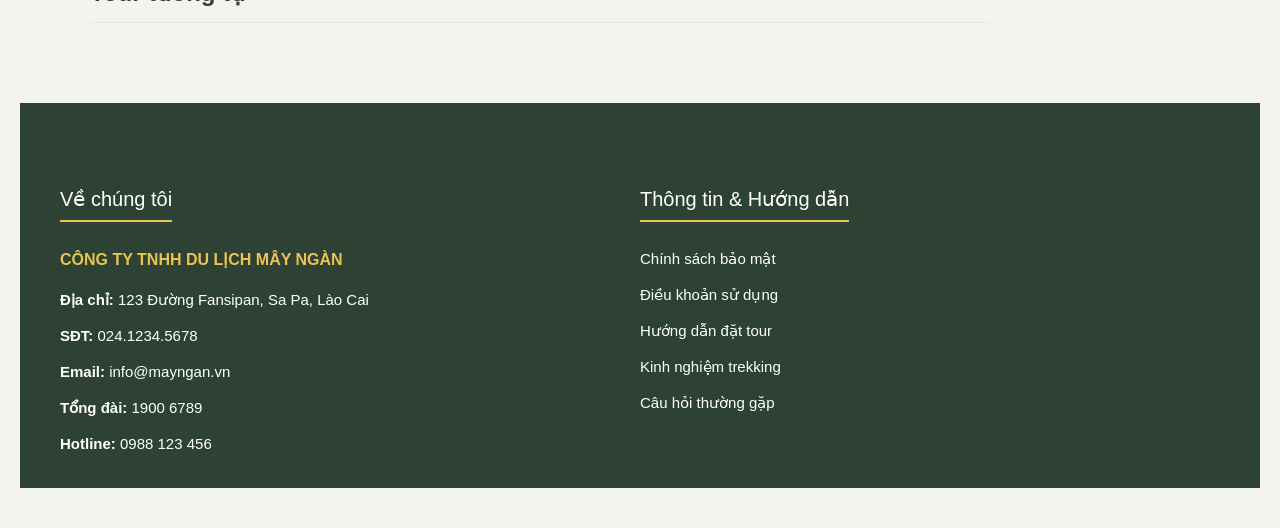
<file: Hà Giang/hagiang.html>
<!DOCTYPE html>
<html lang="vi">
<head>
<meta charset="UTF-8">
<meta name="viewport" content="width=device-width, initial-scale=1.0">
<title>Tour Hà Giang</title>
<link rel="stylesheet" href="hagiang.css">

<!-- FONT -->
<link href="https://fonts.googleapis.com/css2?family=Poppins:wght@400;500;600;700&display=swap" rel="stylesheet">

<!-- ICON -->
<link rel="stylesheet" href="https://cdnjs.cloudflare.com/ajax/libs/font-awesome/6.5.0/css/all.min.css">

</head>

<body>

 <header class="main-header">
        <div class="header-container">
            <a href="Trang chủ.html" class="brand-link">MÂY NGÀN</a>
        
            <nav class="main-nav">
                <ul>
                    <li><a href="Trang chủ.html">Trang chủ</a></li>
                    <li><a href="Trang_Chuyên_Mục.html">Tour Du lịch</a></li>
                    <li><a href="#">Thông tin & Hướng dẫn</a></li>
                    <li><a href="#">Về chúng tôi</a></li>
                </ul>
            </nav>
        </div>
    </header>

<!-- CONTENT -->
<div class="container">

    <!-- LEFT -->
    <div class="left">

        <h1 class="tour-title">TOUR DU LỊCH HÀ GIANG - SÔNG NHO QUẾ</h1>

            <div class="rating">
            <span class="score">5/5</span>
            <span class="text">Tuyệt vời</span>
            </div>

            <!-- IMAGE SLIDER -->

            <div class="slider">

            <button class="prev">❮</button>

            <img id="mainImage" class="main-img"
            src="hagiang6.webp">

            <button class="next">❯</button>

            </div>

            <!-- THUMBNAIL -->

            <div class="gallery">

                <img src="hagiang6.webp" onclick="changeImage(this)">
                <img src="hagiang1.jpg" onclick="changeImage(this)">
                <img src="hagiang2.jpg" onclick="changeImage(this)">
                <img src="hagiang3.webp" onclick="changeImage(this)">
                <img src="hagiang5.webp" onclick="changeImage(this)">
                <img src="hagiang4.webp" onclick="changeImage(this)">
                <img src="hagiang7.webp" onclick="changeImage(this)">

            </div>

            <!-- TAB MENU -->

            <div class="tabs">

            <a href="#tongquan" class="active">Tổng quan</a>
            <a href="#lichtrinh">Lịch trình</a>
            <a href="#danhgia">Đánh giá</a>
            <a href="#tourtongtu">Tour tương tự</a>

            </div>

            <!-- CONTENT -->

            <div id="tongquan" class="tour-content">

                <h2>Tổng quan</h2>

                <p>
                Hà Giang, vùng đất địa đầu Tổ quốc, luôn là điểm đến hấp dẫn đối với những ai
                yêu thích khám phá và trải nghiệm. Với vẻ đẹp hùng vĩ của núi non, những cung
                đường đèo quanh co và bản sắc văn hóa độc đáo của đồng bào các dân tộc, Hà
                Giang hứa hẹn mang đến cho bạn những trải nghiệm khó quên.
                <br>Đặc điểm nổi bật:
                <ul>
                    <li>Tận mắt ngắm nhìn cao nguyên đá với phong cảnh hùng vỹ nhất của Việt Nam.</li>
                    <li>Tận mắt ngắm nhìn đèo Mã Pì Lèng hùng vỹ và hẻm vực Tu Sản sâu nhất Việt Nam.</li>
                    <li>Du thuyền trên sông Nho Quế đi xuyên qua hẻm vực Tu Sản hùng vỹ.</li>
                    <li>Khám phá nét đẹp văn hóa của đồng bào dân tộc H'Mông, Dzao, Lô Lô, Tày...</li>
                    <li>Đến thăm Cột cờ Lũng Cú, điểm cực Bắc của Tổ quốc.</li>
                    <li>Khám phá những nét ẩm thực địa phương độc đáo.</li>
                </ul>
                </p>

            </div>

            <div id="lichtrinh" class="tour-content">

                <h2>Lịch trình</h2>

                <p>
                
                </p>

            </div>

            <div id="danhgia" class="tour-content">

                <h2>Đánh giá</h2>

                <p>
                
                </p>

            </div>

            <div id="tourtuongtu" class="tour-content">

                <h2>Tour tương tự</h2>

                <p>
                
                </p>

            </div>
    </div>


    <!-- RIGHT -->
    <div class="right">

    <h2 class="price">
    Giá từ <span>7.280.000đ</span>
    </h2>

    <ul class="tour-info">

    <li>
    <i class="fa-solid fa-ticket"></i>
    <span>Mã Tour : HG0003</span>
    </li>

    <li>
    <i class="fa-regular fa-clock"></i>
    <span>Thời gian : 4N4Đ</span>
    </li>

    <li>
    <i class="fa-solid fa-plane"></i>
    <span>Phương tiện : Máy bay</span>
    </li>

    <li>
    <i class="fa-solid fa-location-dot"></i>
    <span>Khởi hành : <b class="location">Hồ Chí Minh</b></span>
    </li>

    </ul>

    <h3 class="tour-name">Hà Giang - Sông Nho Quế</h3>

    <button class="book-btn">
    Đặt Ngay
    </button>

    <div class="policy">

    <div class="policy-item">
    <i class="fa-regular fa-circle-check"></i>
    <p><b>Cam kết vững vàng</b> - Sát cánh suốt mọi hành trình</p>
    </div>

    <div class="policy-item">
    <i class="fa-regular fa-circle-check"></i>
    <p><b>Hỗ trợ huỷ chỗ</b> - Tối đa 24h trước khi khởi hành</p>
    </div>

    </div>

    <div class="contact">

    <button class="btn-outline">
    <i class="fa-solid fa-phone"></i>
    Gọi điều hành tour
    </button>

    <button class="btn-outline">
    <i class="fa-regular fa-comment"></i>
    Liên hệ tư vấn
    </button>

    </div>

</div>

</div>

<script>

function changeImage(img){
document.getElementById("mainImage").src = img.src;
}

const images = document.querySelectorAll(".gallery img");
let index = 0;

document.querySelector(".next").onclick = () => {
index++;
if(index >= images.length) index = 0;
document.getElementById("mainImage").src = images[index].src;
}

document.querySelector(".prev").onclick = () => {
index--;
if(index < 0) index = images.length-1;
document.getElementById("mainImage").src = images[index].src;
}

</script>

<script id="tab-switch">
const tabs = document.querySelectorAll(".tabs a");

tabs.forEach(tab => {
    tab.addEventListener("click", function(){

        tabs.forEach(t => t.classList.remove("active"));

        this.classList.add("active");

    });
});
</script>
 <footer class="main-footer">
        <div class="footer-container">
            <div class="footer-col">
                <h3 class="footer-title">Về chúng tôi</h3>
                <p class="company-name">CÔNG TY TNHH DU LỊCH MÂY NGÀN</p>
                <ul class="contact-info">
                    <li><strong>Địa chỉ:</strong> 123 Đường Fansipan, Sa Pa, Lào Cai</li>
                    <li><strong>SĐT:</strong> 024.1234.5678</li>
                    <li><strong>Email:</strong> info@mayngan.vn</li>
                    <li><strong>Tổng đài:</strong> 1900 6789</li>
                    <li><strong>Hotline:</strong> 0988 123 456</li>
                </ul>
            </div>

            <div class="footer-col">
                <h3 class="footer-title">Thông tin & Hướng dẫn</h3>
                <ul class="footer-links">
                    <li><a href="#">Chính sách bảo mật</a></li>
                    <li><a href="#">Điều khoản sử dụng</a></li>
                    <li><a href="#">Hướng dẫn đặt tour</a></li>
                    <li><a href="#">Kinh nghiệm trekking</a></li>
                    <li><a href="#">Câu hỏi thường gặp</a></li>
                </ul>
            </div>
    </div>
</body>
</html>
</file>
<file: Trangchu.css>
/* ================= 1. BIẾN MÀU & FONT (Dùng chung cho cả nhóm) ================= */
:root {
    --primary-yellow: #ECC34F; /* Màu vàng nền Header */
    --dark-green: #2D4135;    /* Màu xanh thương hiệu đậm */
    --moss-green: #4B5A47;    /* Màu xanh rêu phụ trung bình */
    --light-bg: #F3F4EE;      /* Màu nền trang kem nhạt */
    --accent-orange: #D9732E; /* Màu cam cho Tour Hot - CHUẨN MÀU CAM */
    --new-green: #769D69;     /* Màu xanh lá mạ cho Tour Mới */
}

/* ================= 2. RESET CƠ BẢN & FONT MONTSERRAT ================= */
* {
    margin: 0;
    padding: 0;
    box-sizing: border-box;
}

body {
    font-family: 'Montserrat', sans-serif;
    background-color: var(--light-bg);
    color: var(--dark-green);
    line-height: 1.6;
}

h1, h2, h3, .brand-name, .company-name { font-weight: 700; }
nav ul li a, .footer-title, .btn-main { font-weight: 500; }
p, li, span, .contact-infoStrong { font-weight: 300; }

/* ================= 3. HEADER  ================= */
.main-header {
    background-color: var(--primary-yellow);
    padding: 12px 0; 
    position: sticky;
    top: 0;
    z-index: 1000;
    box-shadow: 0 2px 10px rgba(0,0,0,0.1);
}

.header-container {
    max-width: 1200px;
    margin: 0 auto;
    display: flex;
    justify-content: space-between;
    align-items: center;
    padding: 0 20px;
}

.brand-link {
    font-weight: 700;
    font-size: 28px;
    color: var(--dark-green);
    text-decoration: none;
    letter-spacing: 2px;
    transition: 0.3s;
}

.brand-link:hover { opacity: 0.8; }

.main-nav ul {
    display: flex;
    list-style: none;
}

.main-nav ul li a {
    text-decoration: none;
    color: var(--dark-green);
    font-size: 16px;
    font-weight: 500;
    margin-left: 35px;
    transition: 0.3s;
}

.main-nav ul li a:hover { color: #fff; }

/* ================= 4. BANNER VIDEO () ================= */
.hero-banner {
    position: relative;
    height: 90vh;
    max-width: 1400px;
    margin: 0 auto;
    display: flex;
    align-items: center;
    justify-content: center;
    overflow: hidden;
    border-radius: 0 0 30px 30px;
    box-shadow: 0 10px 40px rgba(0,0,0,0.1);
    margin-top: 0; 
    margin-bottom: 50px;
}

.bg-video {
    position: absolute;
    top: 0; left: 0;
    width: 100%; height: 100%;
    object-fit: cover;
    z-index: -2;
}

.hero-overlay {
    position: absolute;
    top: 0; left: 0;
    width: 100%; height: 100%;
    background: linear-gradient(to bottom, rgba(0,0,0,0.1), rgba(0,0,0,0.5));
    z-index: -1;
    border-radius: 0 0 30px 30px; 
}

.hero-content {
    text-align: center;
    color: #fff;
    z-index: 10;
    padding: 0 20px;
}

.hero-title {
    font-size: 48px;
    font-weight: 700;
    letter-spacing: 5px;
    margin-bottom: 25px;
    text-shadow: 0 4px 15px rgba(0,0,0,0.4);
    text-transform: uppercase;
}

.search-box {
    background: rgba(255, 255, 255, 0.2);
    backdrop-filter: blur(15px);
    padding: 6px;
    border-radius: 50px;
    display: flex;
    max-width: 500px; 
    margin: 0 auto 35px;
    border: 1px solid rgba(255, 255, 255, 0.3);
}

.search-box input {
    flex: 1;
    background: transparent;
    border: none;
    outline: none;
    padding: 12px 20px;
    color: #fff;
    font-family: 'Montserrat', sans-serif;
    font-size: 16px;
}

.search-box input::placeholder { color: rgba(255, 255, 255, 0.8); }

.search-box button {
    background: var(--primary-yellow);
    color: var(--dark-green);
    border: none;
    padding: 10px 25px;
    border-radius: 50px;
    font-weight: 700;
    cursor: pointer;
    transition: 0.3s;
}

.search-box button:hover { background: #fff; transform: scale(1.05); }

.btn-discover {
    display: inline-block;
    background: var(--primary-yellow);
    color: var(--dark-green);
    text-decoration: none;
    padding: 16px 40px;
    border-radius: 50px;
    font-weight: 700;
    transition: all 0.3s ease;
    box-shadow: 0 5px 20px rgba(0,0,0,0.2);
}

.btn-discover:hover { background-color: #fff; transform: translateY(-3px); }

/* ================= 5. TOUR THEO MÙA (Style Kyoto) ================= */
/* ================= TỐI ƯU BỐ CỤC TRÀN LỀ PHẢI ================= */

.seasonal-section {
    padding: 100px 0;
    background-color: #fff;
    overflow-x: hidden; 
}
.seasonal-container {
    max-width: 100%; 
    margin: 0;
    display: flex;
    align-items: center;
    padding: 0; 
}


.seasonal-content {
    flex: 1;
    padding-left: calc((100vw - 1200px) / 2 + 20px); 
    padding-right: 40px;
}


@media (max-width: 1240px) {
    .seasonal-content {
        padding-left: 40px;
    }
}

.tag-highlight {
    color: var(--primary-yellow);
    font-weight: 700;
    letter-spacing: 2px;
    font-size: 16px;
    text-transform: uppercase;
    display: block;
    margin-bottom: 10px;
}


.kyoto-title-wrapper {
    display: flex;
    align-items: center;
    gap: 15px;         
    margin-bottom: 20px;
}

.kyoto-seasonal-title {
    font-size: 45px;
    margin: 0;         
    line-height: 1;
    color: var(--dark-green);
}

.hot-badge-kyoto {
    background-color: var(--accent-orange) !important;
    color: #fff;
    padding: 6px 14px;
    border-radius: 50px;
    font-weight: 700;
    font-size: 12px;
    text-transform: uppercase;
    display: inline-flex; 
    white-space: nowrap;
}

.seasonal-desc {
    color: var(--dark-green) !important; 
    margin-bottom: 30px;
    font-size: 16px;
    font-weight: 500;
    line-height: 1.6;
}
/* 2. Sửa lỗi khoảng cách*/
.tour-details, .tour-details-kyoto {
    margin-top: 20px;    
    margin-bottom: 40px; 
}

/* 2. ICON VÀ TEXT CÙNG HÀNG  */
.detail-item {
    display: flex;
    align-items: center; 
    gap: 10px;
    margin-bottom: 12px;
}

.detail-item p {
    margin: 0; 
    font-size: 16px;
}


.price-stack {
    display: flex;
    flex-direction: column; 
    margin: 25px 0;
}

.price-old {
    text-decoration: line-through;
    color: #888;
    font-size: 16px;
    margin-bottom: 5px;
}

.price-new {
    font-size: 45px;
    font-weight: 700;
    color: #FF5A00; 
    line-height: 1;
}

.btn-kyoto-discover {
    display: inline-block;
    padding: 15px 40px;
    background-color: var(--dark-green);
    color: #fff;
    text-decoration: none;
    border-radius: 50px;
    font-weight: 700;
    transition: 0.3s;
}

.btn-kyoto-discover:hover { background-color: var(--primary-yellow); color: var(--dark-green); }


.seasonal-image-kyoto-box {
    flex: 1.5; 
    display: flex;
    justify-content: flex-end;
}

.kyoto-image-asset {
    width: 100%;
    
    max-width: 850px; 
    height: 480px; 
    object-fit: cover;

    
    border-radius: 240px 0 0 240px; 

    box-shadow: -15px 10px 40px rgba(0,0,0,0.1);
    display: block;
    transition: transform 0.4s ease;
}

.kyoto-image-asset:hover {
    transform: scale(1.01); 
}

.section-reversed .seasonal-image-kyoto-box {
    flex: 2; 
    display: flex;
    justify-content: flex-start;
    margin-left: -20px;
}

/* 2. Nới rộng giới hạn ảnh */
.section-reversed .kyoto-image-asset {
    width: 100%;
    max-width: 1000px; 
    height: 480px; 
    object-fit: cover;
    border-radius: 0 240px 240px 0; 
    box-shadow: 15px 10px 40px rgba(0,0,0,0.1);
    display: block;
}

/* 3. Đẩy khối chữ sang phải nhiều hơn */
.section-reversed .seasonal-content {
    flex: 1; 
    padding-left: 100px; 
    padding-right: calc((100vw - 1200px) / 2 + 20px); 
}


/* ================= 6. GRID 8 ITEMS ================= */
.tour-list-grid { padding: 80px 0; }
.section-title { text-align: center; font-size: 2.5rem; margin-bottom: 50px; color: var(--dark-green); }

.tour-grid {
    max-width: 1200px;
    margin: 0 auto;
    display: grid;
    grid-template-columns: repeat(4, 1fr);
    gap: 30px;
    padding: 0 20px;
}

.tour-card {
    background: #fff;
    border-radius: 20px;
    overflow: hidden;
    transition: 0.3s;
    box-shadow: 0 5px 15px rgba(0,0,0,0.05);
    position: relative;
}

.tour-card:hover { transform: translateY(-10px); }
.tour-card img { width: 100%; height: 200px; object-fit: cover; }

.badge-mn {
    position: absolute;
    top: 15px; left: 15px;
    padding: 5px 15px;
    border-radius: 20px;
    color: #fff;
    font-size: 11px;
    font-weight: 700;
}
.badge-mn.hot { background: var(--accent-orange); }
.badge-mn.new { background: var(--new-green); }

.card-body-mn { padding: 20px; }
.tour-price-mn { font-weight: 700; color: var(--primary-yellow); }




/* ================= 7. FOOTER (Màu xanh rêu đậm) ================= */
.main-footer {
    background-color: var(--dark-green);
    color: #fff;
    padding: 80px 0 20px;
    margin-top: 50px;
}

.footer-container {
    max-width: 1200px;
    margin: 0 auto;
    display: grid;
    grid-template-columns: 2fr 1fr 1fr; /* Chia 3 cột */
    gap: 50px;
    padding: 0 20px;
}

.footer-title {
    font-size: 20px;
    margin-bottom: 25px;
    border-bottom: 2px solid var(--primary-yellow);
    display: inline-block;
    padding-bottom: 5px;
}

.company-name {
    margin-bottom: 15px;
    color: var(--primary-yellow);
}

.contact-info, .footer-links {
    list-style: none;
}

.contact-info li, .footer-links li {
    margin-bottom: 12px;
    font-size: 15px;
}

.footer-links li a {
    color: #fff;
    text-decoration: none;
}

.footer-links li a:hover {
    color: var(--primary-yellow);
    padding-left: 5px;
}

.social-media {
    display: flex;
    flex-direction: column;
}

.social-link {
    color: #fff;
    text-decoration: none;
    margin-bottom: 10px;
}

.social-link:hover {
    color: var(--primary-yellow);
}

.footer-bottom {
    text-align: center;
    margin-top: 50px;
    padding-top: 20px;
    border-top: 1px solid rgba(255,255,255,0.1);
    font-size: 14px;
    color: rgba(255,255,255,0.6);
}

/* ================= 6. GRID 8 ITEMS ================= */
.tour-list-grid { padding: 80px 0; }
.section-title { text-align: center; font-size: 2.5rem; margin-bottom: 50px; color: var(--dark-green); }

.tour-grid {
    max-width: 1200px;
    margin: 0 auto;
    display: grid;
    grid-template-columns: repeat(4, 1fr);
    gap: 30px;
    padding: 0 20px;
}

.tour-card {
    background: #fff;
    border-radius: 20px;
    overflow: hidden;
    transition: 0.3s;
    box-shadow: 0 5px 15px rgba(0,0,0,0.05);
    position: relative;
}

.tour-card:hover { transform: translateY(-10px); }
.tour-card img { width: 100%; height: 200px; object-fit: cover; }

.badge-mn {
    position: absolute;
    top: 15px; left: 15px;
    padding: 5px 15px;
    border-radius: 20px;
    color: #fff;
    font-size: 11px;
    font-weight: 700;
}
.badge-mn.hot { background: var(--accent-orange); }
.badge-mn.new { background: var(--new-green); }

.card-body-mn { padding: 20px; }
.tour-price-mn { font-weight: 700; color: var(--primary-yellow); }



/* ================= 7. FOOTER (Màu xanh rêu đậm) ================= */
.main-footer {
    background-color: var(--dark-green);
    color: #fff;
    padding: 80px 0 20px;
    margin-top: 50px;
}

.footer-container {
    max-width: 1200px;
    margin: 0 auto;
    display: grid;
    grid-template-columns: 2fr 1fr 1fr;
    gap: 50px;
    padding: 0 20px;
}

.footer-title {
    font-size: 20px;
    margin-bottom: 25px;
    border-bottom: 2px solid var(--primary-yellow);
    display: inline-block;
    padding-bottom: 5px;
}

.company-name {
    margin-bottom: 15px;
    color: var(--primary-yellow);
}

.contact-info, .footer-links {
    list-style: none;
}

.contact-info li, .footer-links li {
    margin-bottom: 12px;
    font-size: 15px;
}

.footer-links li a {
    color: #fff;
    text-decoration: none;
}

.footer-links li a:hover {
    color: var(--primary-yellow);
    padding-left: 5px;
}

.social-media {
    display: flex;
    flex-direction: column;
}

.social-link {
    color: #fff;
    text-decoration: none;
    margin-bottom: 10px;
}

.social-link:hover {
    color: var(--primary-yellow);
}

.footer-bottom {
    text-align: center;
    margin-top: 50px;
    padding-top: 20px;
    border-top: 1px solid rgba(255,255,255,0.1);
    font-size: 14px;
    color: rgba(255,255,255,0.6);
}
/* 1. Thiết lập lưới hiển thị 8 item */
.tour-grid {
    display: grid;
    
    grid-template-columns: repeat(4, 1fr);
    gap: 20px; 
    padding: 20px;
}

/* 2. Thiết kế khung bao ngoài của mỗi Tour */
.tour-item {
    background: #fff;
    border-radius: 10px;
    overflow: hidden; 
    box-shadow: 0 4px 8px rgba(0,0,0,0.1); 
    transition: 0.3s; 
}

.tour-item:hover {
    transform: translateY(-5px); 
}

/* 3. Phần Ảnh */
.tour-image img {
    width: 100%;
    height: 180px; 
}

/* 4. Phần Nội dung văn bản */
.tour-content {
    padding: 15px;
}

/* Mã tour: phong cách nhỏ gọn, chuyên nghiệp */
.tour-code {
    font-size: 11px;
    color: #888;
    text-transform: uppercase;
    font-weight: bold;
}

/* Tiêu đề: Giới hạn độ cao để không bị lệch bố cục nếu tên quá dài */
.tour-title {
    font-size: 16px;
    color: #333;
    margin: 10px 0;
    height: 44px; 
    overflow: hidden;
    line-height: 1.4;
}

/* Thông tin bổ sung (Thời gian, phương tiện...) */
.tour-info {
    font-size: 12px;
    color: #666;
    margin-bottom: 15px;
}

/* Giá tiền: Làm nổi bật bằng cỡ chữ và màu sắc */
.tour-price {
    font-size: 18px;
    font-weight: bold;
    color: #d35400;
    margin-bottom: 15px;
}

/* Nút Xem chi tiết */
.btn-detail {
    display: block;
    text-align: center;
    background-color: #2c3e50; /* Màu xanh than */
    color: #fff;
    text-decoration: none;
    padding: 10px;
    border-radius: 5px;
    font-size: 14px;
}

/* 5. Tối ưu hiển thị trên điện thoại (Responsive) */
@media (max-width: 1024px) {
    .tour-grid { grid-template-columns: repeat(2, 1fr); } /* 2 cột cho tablet */
}
@media (max-width: 600px) {
    .tour-grid { grid-template-columns: 1fr; } /* 1 cột cho mobile */
}
/* Style cho nút Back to Top */
#back-to-top {
    position: fixed; /* Cố định vị trí trên màn hình */
    bottom: 30px;    /* Cách đáy 30px */
    right: 30px;     /* Cách bên phải 30px */
    width: 50px;     /* Chiều rộng */
    height: 50px;    /* Chiều cao */
    background-color: #f1c40f; /* Màu vàng (lấy theo màu menu Mây Ngàn) */
    color: #fff;     /* Màu mũi tên trắng */
    border-radius: 50%; /* Làm nút tròn */
    text-align: center; /* Căn giữa ký tự */
    line-height: 46px; /* Căn giữa theo chiều dọc */
    font-size: 24px;   /* Kích thước mũi tên */
    cursor: pointer;   /* Hiện con trỏ bàn tay khi di chuột vào */
    box-shadow: 0 4px 10px rgba(0,0,0,0.3); /* Tạo bóng đổ cho nổi bật */
    z-index: 1000;    /* Đảm bảo luôn nằm trên các thành phần khác */
    transition: all 0.3s ease; /* Hiệu ứng mượt khi hover */
    display: none;     /* Mặc định ẩn đi */
}

/* Hiệu ứng khi di chuột vào nút */
#back-to-top:hover {
    background-color: #2c3e50; /* Đổi sang màu tối (màu footer) */
    transform: translateY(-5px); /* Nhích nhẹ lên trên 5px */
}
/* 1. Thiết lập cho thẻ cha (Mục Thông tin/Về chúng tôi) */
.main-nav ul li.dropdown {
    position: relative; /* Gốc tọa độ cố định để menu con không trôi tự do */
}

/* 2. ĐỊNH DẠNG VÀ ẨN MENU CON (Xóa bỏ sự xuất hiện sai lệch) */
.dropdown-menu {
    display: none !important;  /* ÉP BUỘC ẨN đi khi chưa rê chuột */
    position: absolute;        /* NHẤC MENU LÊN - Không chiếm chỗ, không đẩy Header */
    top: 100%;                 /* Xuất hiện sát mép dưới thanh Header */
    left: 0;
    background-color: #ffffff;
    min-width: 230px;          /* Độ rộng bảng menu */
    padding: 10px 0;
    margin: 0;
    list-style: none;
    box-shadow: 0 8px 20px rgba(0,0,0,0.15); /* Đổ bóng sang trọng */
    border-radius: 4px;
    z-index: 9999;             /* Đảm bảo luôn nằm trên Video/Banner */
}

/* 3. HIỆN KHI RÊ CHUỘT (HOVER) */
.main-nav ul li.dropdown:hover > .dropdown-menu {
    display: block !important; /* Chỉ hiển thị khi có tương tác chuột */
    animation: fadeInDropdown 0.3s ease;
}

/* 4. STYLE CÁC MỤC BÊN TRONG (ĐÚNG MÀU ẢNH 2) */
.dropdown-menu li {
    width: 100%;
    margin: 0 !important;      /* Triệt tiêu margin cũ gây lệch hàng */
}

.dropdown-menu li a {
    display: block;
    padding: 12px 20px !important;
    color: var(--dark-green) !important;
    font-size: 14px;
    font-weight: 500;
    text-decoration: none;
    transition: 0.2s;
    margin: 0 !important;      /* Đảm bảo không bị lùi lề trái */
    text-align: left;
}

/* HIỆU ỨNG KHI DI CHUỘT VÀO MỤC CON - CHUẨN ẢNH 2 */
.dropdown-menu li a:hover {
    background-color: #fcf4d9 !important; /* Nền vàng nhạt */
    color: var(--accent-orange) !important; /* Chữ màu cam */
    padding-left: 25px !important;       /* Hiệu ứng dịch sang phải */
}

/* Hiệu ứng mượt */
@keyframes fadeInDropdown {
    from { opacity: 0; transform: translateY(10px); }
    to { opacity: 1; transform: translateY(0); }
}
</file>
<file: trangchuyenmuc.css>
/* BẢNG MÀU CHỦ ĐẠO MÂY NGÀN */
:root {
    --moss-green: #4a5d45; /* Xanh rêu từ ảnh 1 */
    --gold: #f1b34c;       /* Vàng nắng */
    --white: #ffffff;
    --text-gray: #555;
    --bg-light: #f4f4f4;
}

body {
    font-family: 'Montserrat', sans-serif;
    margin: 0;
    background-color: var(--bg-light);
    color: #333;
}

/* --- NAVIGATION & MEGA MENU --- */
.main-navigation {
    background: var(--moss-green);
    padding: 0 10%;
    position: sticky;
    top: 0;
    z-index: 1000;
    border-bottom: 3px solid var(--gold);
}
.mega-menu .mega-column {
    border: 3px solid #4B5A47; 
    border-radius: 8px;     /* Bo góc cho viền nhìn mềm mại hơn */
    padding: 20px;          /* Tăng khoảng cách bên trong cột */
    transition: all 0.3s ease; /* Hiệu ứng mượt mà khi di chuột */
}

/* Hiệu ứng khi di chuột qua từng hộp */
.mega-menu .mega-column:hover {
    border-color: var(--gold); /* Đổi màu viền sang màu vàng khi di chuột qua */
    box-shadow: 0 5px 15px rgba(0,0,0,0.1); /* Thêm bóng đổ nhẹ khi di chuột qua */
}
.nav-links {
    display: flex;
    list-style: none;
    margin: 0;
    padding: 0;
}

.nav-links > li > a {
    display: block;
    color: white;
    padding: 20px 25px;
    text-decoration: none;
    font-weight: 700;
    font-size: 13px;
    text-transform: uppercase;
    transition: 0.3s;
}

.nav-links > li:hover > a {
    color: var(--gold);
}

/* Mega Menu Logic */
.has-mega {
    position: static; /* Quan trọng để mega menu rộng toàn màn hình nav */
}

.mega-menu {
    position: absolute;
    top: 100%;
    left: 10%;
    right: 10%;
    background: white;
    display: none;
    padding: 30px;
    box-shadow: 0 10px 30px rgba(0,0,0,0.15);
    grid-template-columns: repeat(3, 1fr); /* Chia 3 cột cho cả 2 loại menu */
    gap: 40px;
    border-top: 1px solid #eee;
}

.has-mega:hover .mega-menu {
    display: grid;
    animation: fadeIn 0.3s ease;
}

@keyframes fadeIn {
    from { opacity: 0; transform: translateY(10px); }
    to { opacity: 1; transform: translateY(0); }
}

.mega-column h3 {
    font-size: 14px;
    color: var(--moss-green);
    border-bottom: 2px solid var(--gold);
    padding-bottom: 10px;
    margin-bottom: 15px;
    text-transform: uppercase;
}

.mega-column a {
    display: block;
    padding: 8px 0;
    color: var(--text-gray);
    text-decoration: none;
    font-size: 13px;
    transition: 0.2s;
}

.mega-column a:hover {
    color: var(--gold);
    padding-left: 5px;
}

/* --- LAYOUT CHÍNH --- */
.main-wrapper {
    max-width: 1200px;
    margin: 40px auto;
    display: flex;
    gap: 30px;
    padding: 0 20px;
}

/* --- SIDEBAR BỘ LỌC --- */
.sidebar {
    width: 280px;
    flex-shrink: 0;
}

.filter-box {
    background: white;
    border-radius: 8px;
    border: 1px solid #ddd;
    overflow: hidden;
    position: sticky;
    top: 100px;
}

.filter-header {
    background: #f1f1f1;
    padding: 15px;
    font-weight: 700;
    color: var(--moss-green);
    text-align: center;
    border-bottom: 1px solid #ddd;
}

.filter-group {
    padding: 15px;
    border-bottom: 1px solid #eee;
}

.filter-group label {
    display: block;
    font-weight: 700;
    margin-bottom: 12px;
    font-size: 13px;
    color: #444;
}

.custom-select {
    width: 100%;
    padding: 8px;
    border-radius: 4px;
    border: 1px solid #ccc;
    outline: none;
}

.checkbox-list label {
    display: flex;
    align-items: center;
    gap: 10px;
    font-weight: 400;
    font-size: 13px;
    margin-bottom: 10px;
    cursor: pointer;
}

.btn-filter {
    width: 80%;
    margin: 20px 10%;
    padding: 12px;
    background: var(--gold);
    border: none;
    font-weight: 700;
    color: var(--moss-green);
    cursor: pointer;
    border-radius: 5px;
    transition: 0.3s;
}

.btn-filter:hover {
    background: #e0a33a;
}

/* --- KHỐI DỊCH VỤ (ẢNH 4 & 5) --- */
.service-blocks {
    display: grid;
    grid-template-columns: repeat(3, 1fr);
    gap: 15px;
    margin-bottom: 35px;
}

.s-card {
    background: var(--moss-green); /* Đồng màu xanh rêu thanh Menu */
    color: white;
    padding: 15px 20px;
    border-radius: 8px;
    display: flex;
    align-items: center;
    gap: 15px;
}

.s-icon {
    font-size: 24px;
}

.s-info h4 {
    margin: 0;
    font-size: 13px;
    letter-spacing: 0.5px;
}

.s-info p {
    margin: 3px 0 0;
    font-size: 11px;
    opacity: 0.8;
}

/* --- SLIDER TOUR DÀN NGANG --- */
.content-area {
    flex: 1;
    overflow: hidden; /* Tránh vỡ khung */
}

.slider-container {
    overflow-x: auto; /* Cho phép cuộn ngang */
    padding-bottom: 20px;
    scroll-snap-type: x mandatory;
}

/* Triệt tiêu thanh cuộn thô trên một số trình duyệt */
.slider-container::-webkit-scrollbar {
    height: 6px;
}
.slider-container::-webkit-scrollbar-thumb {
    background: #ccc;
    border-radius: 10px;
}

.tour-slider {
    display: flex;
    gap: 20px;
    width: max-content; /* Ép các card dàn hàng ngang tuyệt đối */
}

.tour-card {
    width: 280px; /* Hiển thị 3 card trên khung ~900px */
    background: white;
    border-radius: 10px;
    overflow: hidden;
    box-shadow: 0 4px 15px rgba(0,0,0,0.05);
    scroll-snap-align: start;
}

.tour-card img {
    width: 100%;
    height: 170px;
    object-fit: cover;
    transition: 0.5s;
}

.tour-card:hover img {
    transform: scale(1.05);
}

.card-info {
    padding: 15px;
}

.card-info h3 {
    margin: 0;
    height: 40px; /* Giới hạn độ cao tiêu đề */
    overflow: hidden;
}

.card-info h3 a {
    text-decoration: none;
    color: #333;
    font-size: 14px;
    font-weight: 700;
    line-height: 1.4;
}

.price {
    color: #d63031;
    font-weight: 800;
    margin-top: 15px;
    font-size: 16px;
    display: block;
}

/* --- TIÊU ĐỀ SECTION --- */
.section-title {
    color: var(--moss-green);
    border-left: 5px solid var(--gold);
    padding-left: 15px;
    font-size: 18px;
    margin: 40px 0 20px;
    font-weight: 700;
    text-transform: uppercase;
}
/* ================= 1. BIẾN MÀU & FONT (Dùng chung cho cả nhóm) ================= */
:root {
    --primary-yellow: #ECC34F; /* Màu vàng nền Header */
    --dark-green: #2D4135;    /* Màu xanh thương hiệu đậm */
    --moss-green: #4B5A47;    /* Màu xanh rêu phụ trung bình */
    --light-bg: #F3F4EE;      /* Màu nền trang kem nhạt */
    --accent-orange: #D9732E; /* Màu cam cho Tour Hot - CHUẨN MÀU CAM */
    --new-green: #769D69;     /* Màu xanh lá mạ cho Tour Mới */
}

/* ================= 2. RESET CƠ BẢN & FONT MONTSERRAT ================= */
* {
    margin: 0;
    padding: 0;
    box-sizing: border-box;
}

body {
    font-family: 'Montserrat', sans-serif;
    background-color: var(--light-bg);
    color: var(--dark-green);
    line-height: 1.6;
}

h1, h2, h3, .brand-name, .company-name { font-weight: 700; }
nav ul li a, .footer-title, .btn-main { font-weight: 500; }
p, li, span, .contact-infoStrong { font-weight: 300; }

/* ================= 3. HEADER (Thon gọn & Sang trọng) ================= */
.main-header {
    background-color: var(--primary-yellow);
    padding: 12px 0; /* Thu nhỏ thêm một chút cho thanh thoát */
    position: sticky;
    top: 0;
    z-index: 1000;
    box-shadow: 0 2px 10px rgba(0,0,0,0.1);
}

.header-container {
    max-width: 1200px;
    margin: 0 auto;
    display: flex;
    justify-content: space-between;
    align-items: center;
    padding: 0 20px;
}

.brand-link {
    font-weight: 700;
    font-size: 28px;
    color: var(--dark-green);
    text-decoration: none;
    letter-spacing: 2px;
    transition: 0.3s;
}

.brand-link:hover { opacity: 0.8; }

.main-nav ul {
    display: flex;
    list-style: none;
}

.main-nav ul li a {
    text-decoration: none;
    color: var(--dark-green);
    font-size: 16px;
    font-weight: 500;
    margin-left: 35px;
    transition: 0.3s;
}

.main-nav ul li a:hover { color: #fff; }

/* Nút Xem chi tiết */
.btn-detail {
    display: block;
    text-align: center;
    background-color: #2c3e50; /* Màu xanh than */
    color: #fff;
    text-decoration: none;
    padding: 10px;
    border-radius: 5px;
    font-size: 14px;
}
</file>
<file: Bái Đính/baidinh.css>
body{
    font-family: Arial;
    margin:0;
    background:#f5f5f5;
}
html{
scroll-behavior:smooth;
}

/* HEADER */

.header{
    display:flex;
    justify-content:space-between;
    align-items:center;

    background:#ecc34f;
    padding:20px 80px;
}

/* logo */

.logo{
    font-size:26px;
    font-weight:700;
    letter-spacing:2px;
}

/* menu */

.nav a{
    text-decoration:none;
    color: #2d4135;
    margin-left:40px;
    font-size:16px;
}

.nav a:hover{
    text-decoration:underline;
}

/* LAYOUT */

.container{
    display:flex;
    gap:30px;
    padding:30px 50px;
    align-items:flex-start; /* quan trọng để 2 cột không kéo dài bằng nhau */
}

/* LEFT */

.left{
flex:3;
}

/* TITLE */

.tour-title{
font-size:28px;
font-weight:700;
margin-bottom:10px;
}

/* RATING */

.rating{
display:flex;
align-items:center;
gap:10px;
margin-bottom:15px;
}

.score{
background:#769d69;
color:white;
padding:4px 10px;
border-radius:6px;
font-weight:600;
}

.text{
color:#769d69;
font-weight:600;
}

/* SLIDER */

.slider{
position:relative;
width: 100%;
}

.main-img{
width: 100%;
    height: 580px;
    border-radius: 10px;
    object-fit: cover;
    object-position: center;
    display: block;
}

/* BUTTON */

.prev, .next{
position:absolute;
top:50%;
transform:translateY(-50%);
background:rgba(0,0,0,0.4);
color:white;
border:none;
font-size:24px;
padding:10px 14px;
cursor:pointer;
border-radius:6px;
}

.prev{ left:15px; }
.next{ right:15px; }

/* GALLERY */

.gallery{
display:flex;
gap:10px;
margin-top:12px;
}

.gallery img{
width:120px;
height:80px;
object-fit:cover;
border-radius:8px;
cursor:pointer;
opacity:0.8;
transition:0.3s;
}

.gallery img:hover{
opacity:1;
transform:scale(1.05);
}

/* TABS */

.tabs{
display:flex;
gap:30px;
margin-top:20px;
border-bottom:2px solid #eee;
padding-bottom:10px;
}

.tabs a{
font-weight:600;
cursor:pointer;
color:#555;
text-decoration:none;
}

.tabs .active{
color:#000;
border-bottom:3px solid #769d69;
padding-bottom:8px;
}

/* CONTENT */

.tour-content{
margin-top:30px;
border-bottom:1px solid #e5e5e5;
}

.tour-content h2{
margin-bottom:10px;
}

.tour-content p{
color:#444;
line-height:1.6;
}

.tour-content ul{
color:#444;
line-height:1.6;
}

/* RIGHT */

/* CARD */

.right{
background:white;
padding:28px;
border-radius:12px;
width:360px;
box-shadow:0 4px 20px rgba(0,0,0,0.08);
position: sticky;
top: 20px;   /* khoảng cách với mép trên khi cuộn */
}

/* PRICE */

.price{
font-size:24px;
font-weight:600;
margin-bottom:15px;
}

.price span{
color:#c62828;
font-weight:700;
}

/* INFO */

.tour-info{
list-style:none;
padding:0;
margin:0 0 15px 0;
}

.tour-info li{
display:flex;
align-items:center;
gap:12px;
margin-bottom:14px;
color:#555;
font-size:15px;
}

.tour-info i{
width:22px;
font-size:16px;
color:#888;
}

.location{
color:#d2a836;
}

/* TOUR NAME */

.tour-name{
margin:10px 0 15px 0;
font-weight:600;
}

/* BOOK BUTTON */

.book-btn{
width:100%;
background:#769d69;
color:white;
border:none;
padding:14px;
font-size:17px;
font-weight:600;
border-radius:8px;
cursor:pointer;
}

/* POLICY */

/* POLICY BOX */

.policy{
background:#f3f4ee;
padding:18px;
border-radius:12px;
margin-top:20px;
}

/* từng dòng */

.policy-item{
display:flex;
align-items:flex-start;
gap:14px;
margin-bottom:16px;
}

/* icon */

.policy-item i{
font-size:20px;
color:#769d69;
margin-top:3px;
}

/* text */

.policy-item p{
margin:0;
font-size:15px;
line-height:1.5;
color:#333;
}

.policy-item b{
font-weight:600;
}


/* CONTACT BUTTON */

.contact{
display:flex;
gap:12px;
margin-top:18px;
}

.btn-outline{
flex:1;
border:1px solid #ccc;
padding:10px;
border-radius:8px;
background:white;
font-size:14px;
cursor:pointer;
}

.btn-outline i{
margin-right:6px;
}
/* ================= 1. BIẾN MÀU & FONT (Dùng chung cho cả nhóm) ================= */
:root {
    --primary-yellow: #ECC34F; /* Màu vàng nền Header */
    --dark-green: #2D4135;    /* Màu xanh thương hiệu đậm */
    --moss-green: #4B5A47;    /* Màu xanh rêu phụ trung bình */
    --light-bg: #F3F4EE;      /* Màu nền trang kem nhạt */
    --accent-orange: #D9732E; /* Màu cam cho Tour Hot - CHUẨN MÀU CAM */
    --new-green: #769D69;     /* Màu xanh lá mạ cho Tour Mới */
}

/* ================= 2. RESET CƠ BẢN & FONT MONTSERRAT ================= */
* {
    margin: 0;
    padding: 0;
    box-sizing: border-box;
}

body {
    font-family: 'Montserrat', sans-serif;
    background-color: var(--light-bg);
    color: var(--dark-green);
    line-height: 1.6;
}

h1, h2, h3, .brand-name, .company-name { font-weight: 700; }
nav ul li a, .footer-title, .btn-main { font-weight: 500; }
p, li, span, .contact-infoStrong { font-weight: 300; }
* Policy Box */
.policy {
    background: #f3f4ee;
    padding: 18px;
    border-radius: 12px;
    margin-top: 20px;
}
.policy-item { display: flex; gap: 14px; margin-bottom: 16px; }
.policy-item i { color: var(--light-green); margin-top: 3px; }

/* ================= 5. FOOTER (Màu xanh rêu đậm) ================= */
.main-footer {
    background-color: var(--dark-green);
    color: #fff;
    padding: 80px 0 20px;
    margin-top: 50px;
}

.footer-container {
    max-width: 1200px; /* Thẳng hàng với .container ở trên */
    margin: 0 auto;
    display: grid;
    grid-template-columns: 2fr 1fr 1fr; 
    gap: 50px;
    padding: 0 20px;
}

.footer-title {
    font-size: 20px;
    margin-bottom: 25px;
    border-bottom: 2px solid var(--primary-yellow);
    display: inline-block;
    padding-bottom: 5px;
    color: #fff;
}

.company-name {
    margin-bottom: 15px;
    color: var(--primary-yellow);
    font-weight: bold;
}

.footer-links {
    list-style: none;
}

.footer-links li {
    margin-bottom: 12px;
}

.footer-links li a {
    color: #fff;
    text-decoration: none;
    transition: 0.3s;
}

.footer-links li a:hover {
    color: var(--primary-yellow);
    padding-left: 8px;
}

.footer-bottom {
    text-align: center;
    margin-top: 50px;
    padding-top: 20px;
    border-top: 1px solid rgba(255,255,255,0.1);
    font-size: 14px;
    color: rgba(255,255,255,0.6);
}

/* Responsive cơ bản */
@media (max-width: 992px) {
    .container { flex-direction: column; }
    .right { width: 100%; position: static; }
    .footer-container { grid-template-columns: 1fr 1fr; }
}
</file>
<file: Hà Giang/hagiang.css>
body{
    font-family: Arial;
    margin:0;
    background:#f5f5f5;
}
html{
scroll-behavior:smooth;
}
/* HEADER */

.header{
    display:flex;
    justify-content:space-between;
    align-items:center;

    background:#ecc34f;
    padding:20px 80px;
}

/* logo */

.logo{
    font-size:26px;
    font-weight:700;
    letter-spacing:2px;
}

/* menu */

.nav a{
    text-decoration:none;
    color: #2d4135;
    margin-left:40px;
    font-size:16px;
}

.nav a:hover{
    text-decoration:underline;
}

/* LAYOUT */

.container{
    display:flex;
    gap:30px;
    padding:30px 50px;
    align-items:flex-start; /* quan trọng để 2 cột không kéo dài bằng nhau */
}

/* LEFT */

.left{
flex:3;
}

/* TITLE */

.tour-title{
font-size:28px;
font-weight:700;
margin-bottom:10px;
}

/* RATING */

.rating{
display:flex;
align-items:center;
gap:10px;
margin-bottom:15px;
}

.score{
background:#769d69;
color:white;
padding:4px 10px;
border-radius:6px;
font-weight:600;
}

.text{
color:#769d69;
font-weight:600;
}

/* SLIDER */

.slider{
position:relative;
}

.main-img{
width:100%;
border-radius:10px;
height:580px;
object-fit:cover;
}

/* BUTTON */

.prev, .next{
position:absolute;
top:50%;
transform:translateY(-50%);
background:rgba(0,0,0,0.4);
color:white;
border:none;
font-size:24px;
padding:10px 14px;
cursor:pointer;
border-radius:6px;
}

.prev{ left:15px; }
.next{ right:15px; }

/* GALLERY */

.gallery{
display:flex;
gap:10px;
margin-top:12px;
}

.gallery img{
width:120px;
height:80px;
object-fit:cover;
border-radius:8px;
cursor:pointer;
opacity:0.8;
transition:0.3s;
}

.gallery img:hover{
opacity:1;
transform:scale(1.05);
}

/* TABS */

.tabs{
display:flex;
gap:30px;
margin-top:20px;
border-bottom:2px solid #eee;
padding-bottom:10px;
}

.tabs a{
font-weight:600;
cursor:pointer;
color:#555;
text-decoration:none;
}

.tabs .active{
color:#000;
border-bottom:3px solid #769d69;
padding-bottom:8px;
}

/* CONTENT */

.tour-content{
margin-top:30px;
border-bottom:1px solid #e5e5e5;
}

.tour-content h2{
margin-bottom:10px;
}

.tour-content p{
color:#444;
line-height:1.6;
}

.tour-content ul{
color:#444;
line-height:1.6;
}

/* RIGHT */

/* CARD */

.right{
background:white;
padding:28px;
border-radius:12px;
width:360px;
box-shadow:0 4px 20px rgba(0,0,0,0.08);
position: sticky;
top: 20px;   /* khoảng cách với mép trên khi cuộn */
}

/* PRICE */

.price{
font-size:24px;
font-weight:600;
margin-bottom:15px;
}

.price span{
color:#c62828;
font-weight:700;
}

/* INFO */

.tour-info{
list-style:none;
padding:0;
margin:0 0 15px 0;
}

.tour-info li{
display:flex;
align-items:center;
gap:12px;
margin-bottom:14px;
color:#555;
font-size:15px;
}

.tour-info i{
width:22px;
font-size:16px;
color:#888;
}

.location{
color:#d2a836;
}

/* TOUR NAME */

.tour-name{
margin:10px 0 15px 0;
font-weight:600;
}

/* BOOK BUTTON */

.book-btn{
width:100%;
background:#769d69;
color:white;
border:none;
padding:14px;
font-size:17px;
font-weight:600;
border-radius:8px;
cursor:pointer;
}

/* POLICY */

/* POLICY BOX */

.policy{
background:#f3f4ee;
padding:18px;
border-radius:12px;
margin-top:20px;
}

/* từng dòng */

.policy-item{
display:flex;
align-items:flex-start;
gap:14px;
margin-bottom:16px;
}

/* icon */

.policy-item i{
font-size:20px;
color:#769d69;
margin-top:3px;
}

/* text */

.policy-item p{
margin:0;
font-size:15px;
line-height:1.5;
color:#333;
}

.policy-item b{
font-weight:600;
}


/* CONTACT BUTTON */

.contact{
display:flex;
gap:12px;
margin-top:18px;
}

.btn-outline{
flex:1;
border:1px solid #ccc;
padding:10px;
border-radius:8px;
background:white;
font-size:14px;
cursor:pointer;
}

.btn-outline i{
margin-right:6px;
}
/* ================= 7. FOOTER (Màu xanh rêu đậm) ================= */
.main-footer {
    background-color: var(--dark-green);
    color: #fff;
    padding: 80px 0 20px;
    margin-top: 50px;
}

.footer-container {
    max-width: 1200px;
    margin: 0 auto;
    display: grid;
    grid-template-columns: 2fr 1fr 1fr; /* Chia 3 cột */
    gap: 50px;
    padding: 0 20px;
}

.footer-title {
    font-size: 20px;
    margin-bottom: 25px;
    border-bottom: 2px solid var(--primary-yellow);
    display: inline-block;
    padding-bottom: 5px;
}

.company-name {
    margin-bottom: 15px;
    color: var(--primary-yellow);
}

.contact-info, .footer-links {
    list-style: none;
}

.contact-info li, .footer-links li {
    margin-bottom: 12px;
    font-size: 15px;
}

.footer-links li a {
    color: #fff;
    text-decoration: none;
}

.footer-links li a:hover {
    color: var(--primary-yellow);
    padding-left: 5px;
}

.social-media {
    display: flex;
    flex-direction: column;
}

.social-link {
    color: #fff;
    text-decoration: none;
    margin-bottom: 10px;
}

.social-link:hover {
    color: var(--primary-yellow);
}

.footer-bottom {
    text-align: center;
    margin-top: 50px;
    padding-top: 20px;
    border-top: 1px solid rgba(255,255,255,0.1);
    font-size: 14px;
    color: rgba(255,255,255,0.6);
}
* {
    margin: 0;
    padding: 0;
    box-sizing: border-box;
    font-family: 'Segoe UI', Tahoma, Geneva, Verdana, sans-serif;
}

body {
    background-color: #f4f7f6;
    padding: 40px 20px;
}

.container {
    max-width: 1200px;
    margin: 0 auto;
}

.section-title {
    text-align: center;
    margin-bottom: 40px;
    color: #2c3e50;
    font-size: 2rem;
}
/* ================= 1. BIẾN MÀU & FONT (Dùng chung cho cả nhóm) ================= */
:root {
    --primary-yellow: #ECC34F; /* Màu vàng nền Header */
    --dark-green: #2D4135;    /* Màu xanh thương hiệu đậm */
    --moss-green: #4B5A47;    /* Màu xanh rêu phụ trung bình */
    --light-bg: #F3F4EE;      /* Màu nền trang kem nhạt */
    --accent-orange: #D9732E; /* Màu cam cho Tour Hot - CHUẨN MÀU CAM */
    --new-green: #769D69;     /* Màu xanh lá mạ cho Tour Mới */
}

/* ================= 2. RESET CƠ BẢN & FONT MONTSERRAT ================= */
* {
    margin: 0;
    padding: 0;
    box-sizing: border-box;
}

body {
    font-family: 'Montserrat', sans-serif;
    background-color: var(--light-bg);
    color: var(--dark-green);
    line-height: 1.6;
}

h1, h2, h3, .brand-name, .company-name { font-weight: 700; }
nav ul li a, .footer-title, .btn-main { font-weight: 500; }
p, li, span, .contact-infoStrong { font-weight: 300; }
* Policy Box */
.policy {
    background: #f3f4ee;
    padding: 18px;
    border-radius: 12px;
    margin-top: 20px;
}
.policy-item { display: flex; gap: 14px; margin-bottom: 16px; }
.policy-item i { color: var(--light-green); margin-top: 3px; }

/* ================= 5. FOOTER (Màu xanh rêu đậm) ================= */
.main-footer {
    background-color: var(--dark-green);
    color: #fff;
    padding: 80px 0 20px;
    margin-top: 50px;
}

.footer-container {
    max-width: 1200px; /* Thẳng hàng với .container ở trên */
    margin: 0 auto;
    display: grid;
    grid-template-columns: 2fr 1fr 1fr; 
    gap: 50px;
    padding: 0 20px;
}

.footer-title {
    font-size: 20px;
    margin-bottom: 25px;
    border-bottom: 2px solid var(--primary-yellow);
    display: inline-block;
    padding-bottom: 5px;
    color: #fff;
}

.company-name {
    margin-bottom: 15px;
    color: var(--primary-yellow);
    font-weight: bold;
}

.footer-links {
    list-style: none;
}

.footer-links li {
    margin-bottom: 12px;
}

.footer-links li a {
    color: #fff;
    text-decoration: none;
    transition: 0.3s;
}

.footer-links li a:hover {
    color: var(--primary-yellow);
    padding-left: 8px;
}

.footer-bottom {
    text-align: center;
    margin-top: 50px;
    padding-top: 20px;
    border-top: 1px solid rgba(255,255,255,0.1);
    font-size: 14px;
    color: rgba(255,255,255,0.6);
}

/* Responsive cơ bản */
@media (max-width: 992px) {
    .container { flex-direction: column; }
    .right { width: 100%; position: static; }
    .footer-container { grid-template-columns: 1fr 1fr; }
}
</file>
